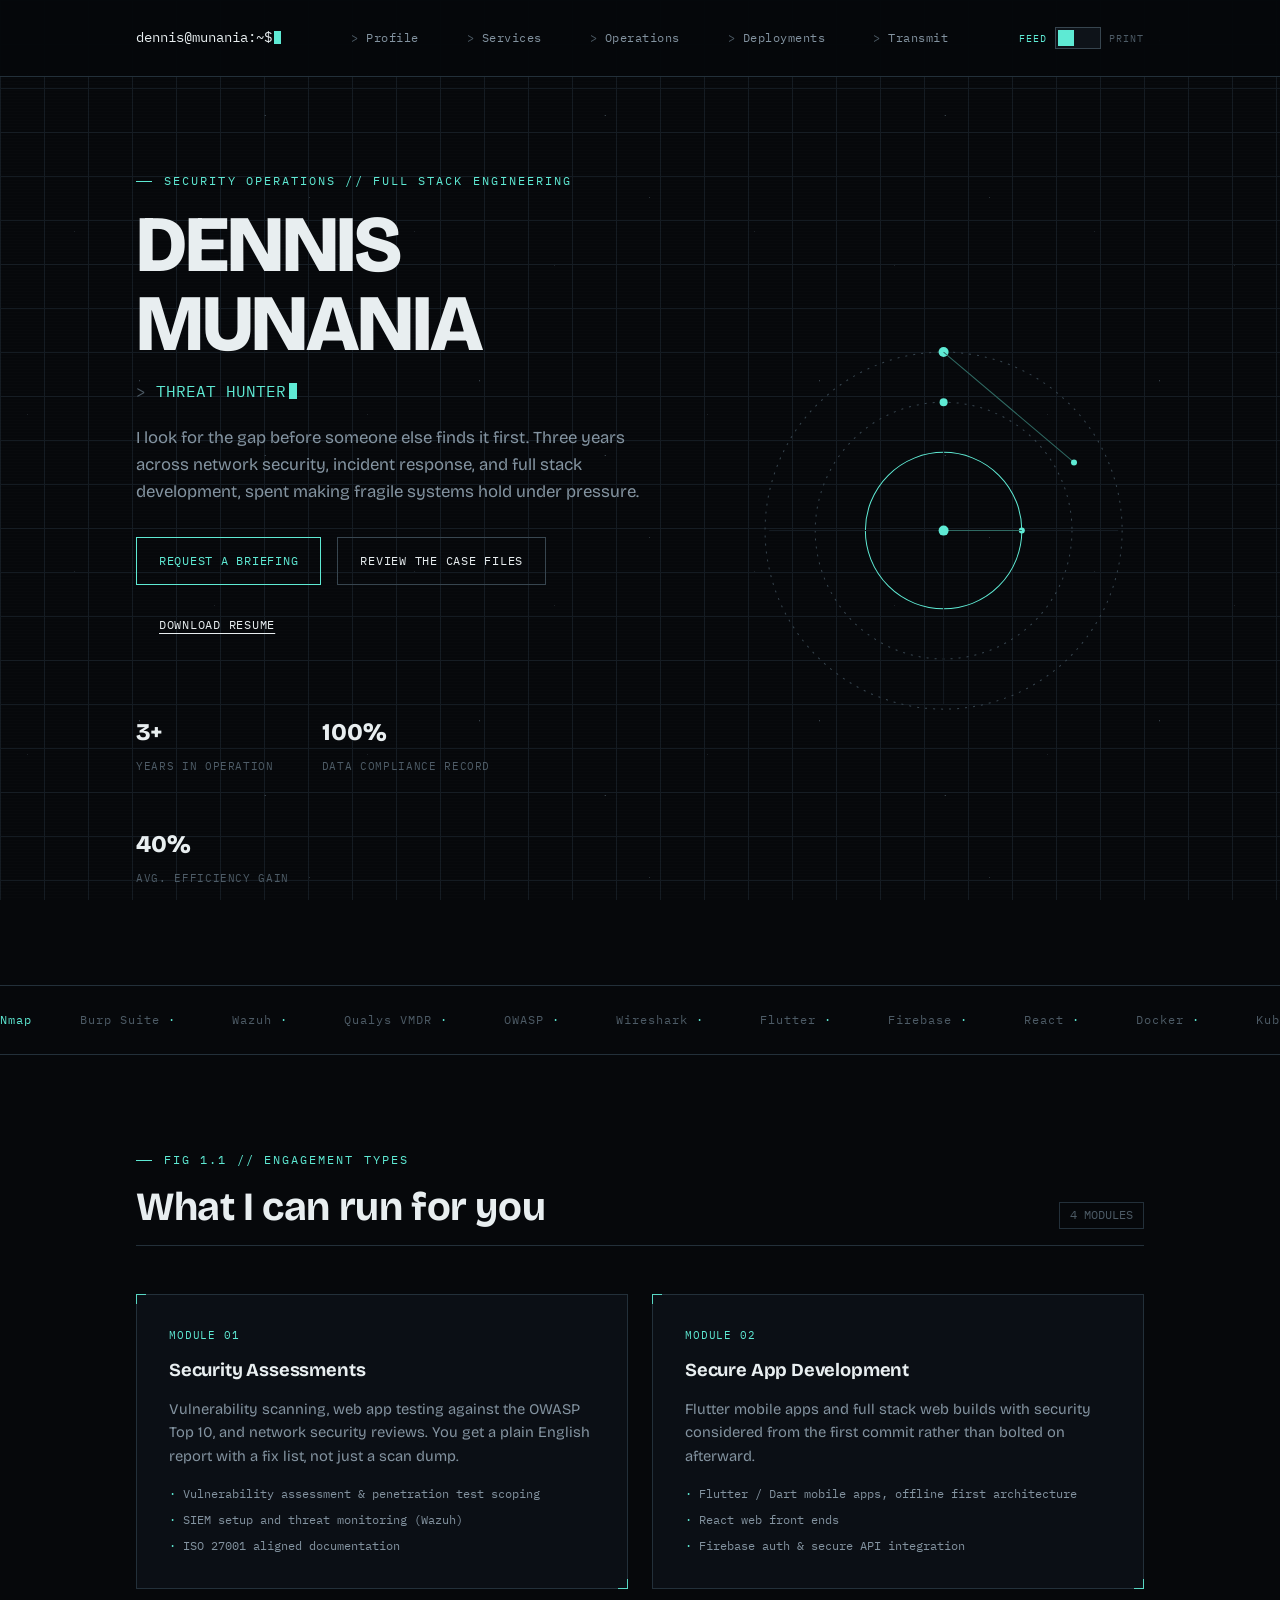
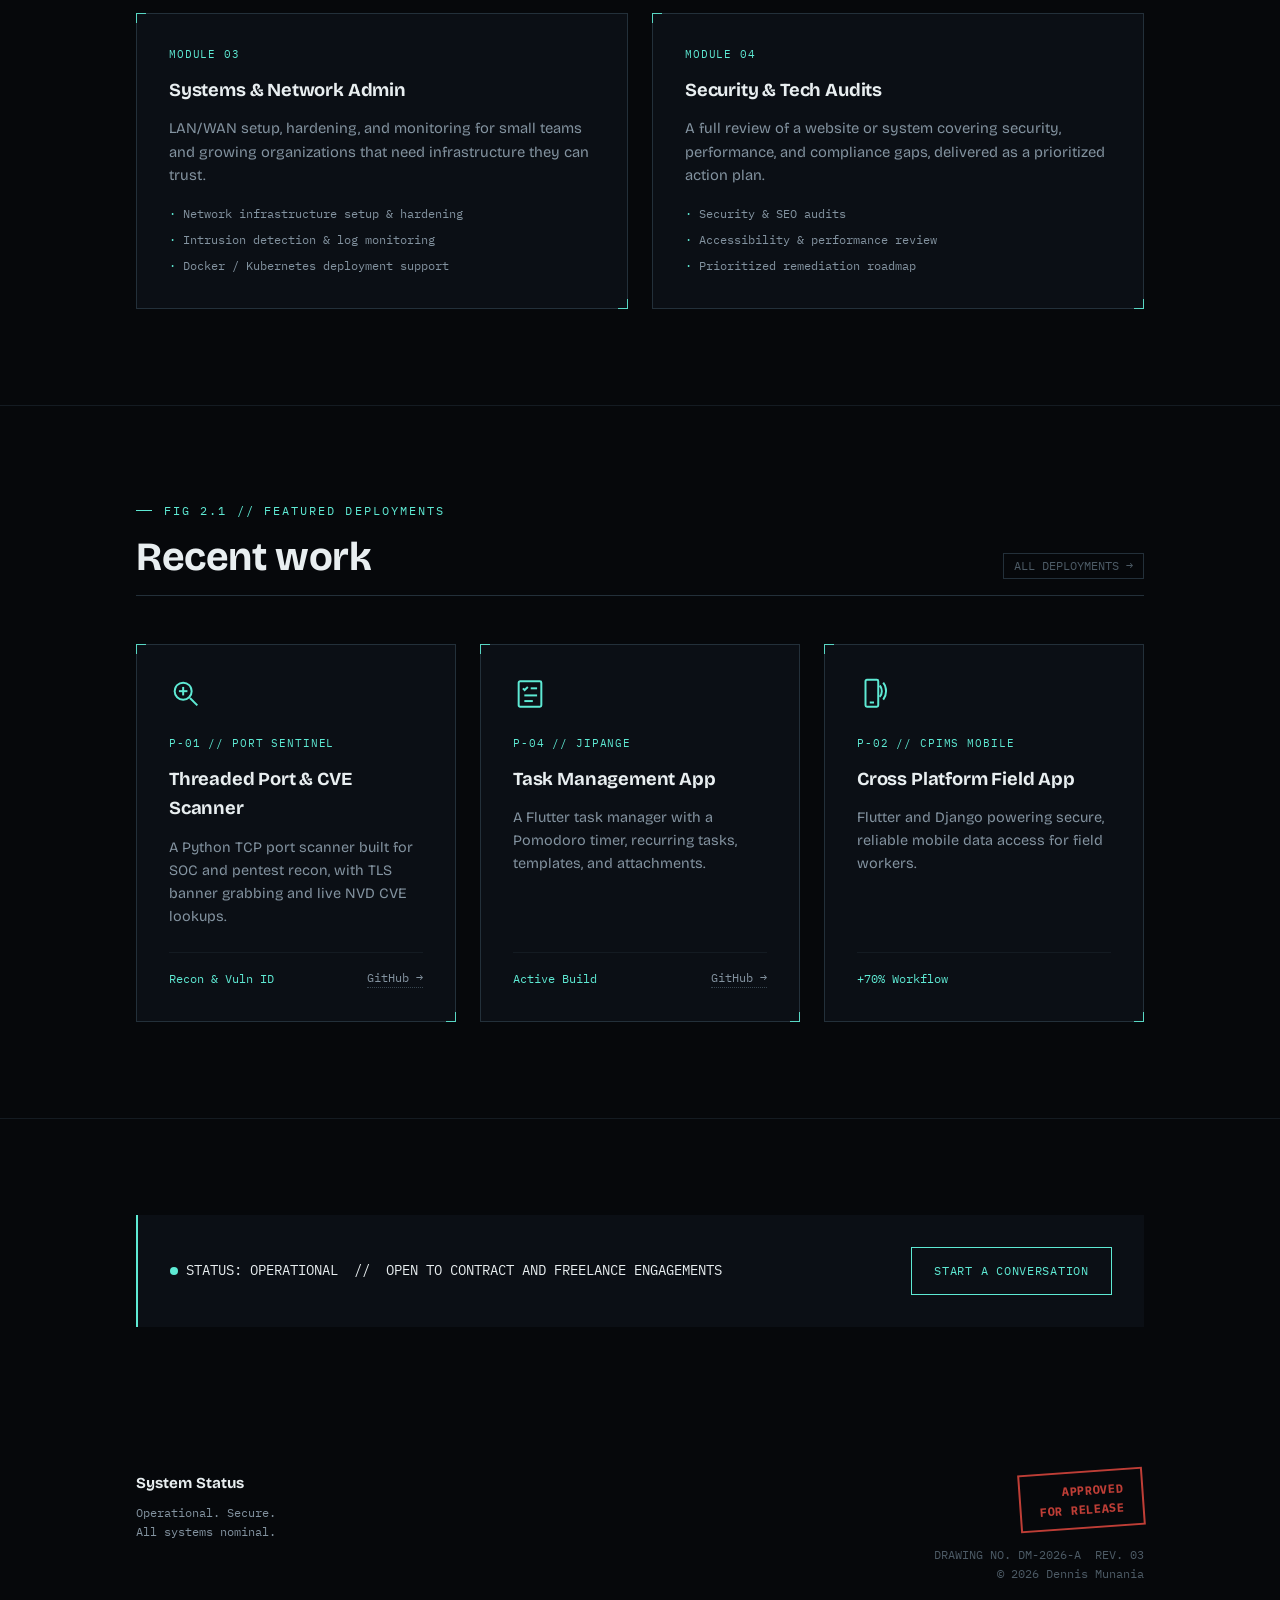
<file: index.html>
<!DOCTYPE html>
<html lang="en" data-theme="dark">
<head>
<meta charset="UTF-8">
<script>(function(){try{var t=localStorage.getItem("dm-theme");if(t)document.documentElement.setAttribute("data-theme",t);}catch(e){}})();</script>
<meta name="viewport" content="width=device-width, initial-scale=1.0">
<title>Dennis Munania | Security Analyst & Full Stack Developer</title>
<meta name="description" content="Dennis Munania. Cybersecurity analyst and Flutter / full stack developer based in Kenya. Security assessments, secure app development, and systems administration for hire.">
<link rel="preconnect" href="https://fonts.googleapis.com">
<link rel="preconnect" href="https://fonts.gstatic.com" crossorigin>
<link href="https://fonts.googleapis.com/css2?family=Bricolage+Grotesque:opsz,wght@12..96,400;12..96,500;12..96,600;12..96,700;12..96,800&family=IBM+Plex+Mono:wght@400;500;600&display=swap" rel="stylesheet">
<meta name="keywords" content="cybersecurity analyst Kenya, penetration testing Nairobi, Flutter developer Kenya, freelance security consultant, ethical hacker Kenya, network security Thika, ISO 27001 consultant Kenya, security audit Kenya, full stack developer Kenya, hire cybersecurity analyst">
<meta name="robots" content="index, follow, max-image-preview:large">
<meta name="author" content="Dennis Munania">
<meta name="copyright" content="Dennis Munania">
<meta http-equiv="Content-Language" content="en">
<link rel="canonical" href="https://dennis-munania-portfilio.vercel.app">
<link rel="icon" href="data:,">
<meta name="theme-color" content="#06080b">

<meta name="geo.region" content="KE-13">
<meta name="geo.placename" content="Thika, Kenya">
<meta name="geo.position" content="-1.0396;37.0900">
<meta name="ICBM" content="-1.0396, 37.0900">

<meta property="og:type" content="website">
<meta property="og:url" content="https://dennismunania.com/">
<meta property="og:title" content="Dennis Munania | Security Analyst & Full Stack Developer">
<meta property="og:description" content="Dennis Munania. Cybersecurity analyst and Flutter / full stack developer based in Kenya. Security assessments, secure app development, and systems administration for hire.">
<meta property="og:image" content="https://dennismunania.com/assets/og-image.jpg">
<meta property="og:image:width" content="1200">
<meta property="og:image:height" content="630">
<meta property="og:site_name" content="Dennis Munania">
<meta property="og:locale" content="en_US">

<meta name="twitter:card" content="summary_large_image">
<meta name="twitter:title" content="Dennis Munania | Security Analyst & Full Stack Developer">
<meta name="twitter:description" content="Dennis Munania. Cybersecurity analyst and Flutter / full stack developer based in Kenya. Security assessments, secure app development, and systems administration for hire.">
<meta name="twitter:image" content="https://dennismunania.com/assets/og-image.jpg">

<script type="application/ld+json">
{
  "@context": "https://schema.org",
  "@type": "Person",
  "@id": "https://dennismunania.com/#person",
  "name": "Dennis Munania",
  "url": "https://dennismunania.com/",
  "image": "https://dennismunania.com/assets/og-image.jpg",
  "jobTitle": "Cybersecurity Analyst & Full Stack Developer",
  "description": "Cybersecurity analyst and Flutter / full stack developer based in Kenya, offering security assessments, secure app development, and systems administration.",
  "email": "mailto:munaniadeno@gmail.com",
  "telephone": "+254791689129",
  "address": {
    "@type": "PostalAddress",
    "addressLocality": "Thika",
    "addressRegion": "Kiambu County",
    "addressCountry": "KE"
  },
  "sameAs": [
    "https://www.linkedin.com/in/dennis-munania/",
    "https://github.com/munania/"
  ],
  "knowsAbout": [
    "Cybersecurity",
    "Penetration Testing",
    "Vulnerability Assessment",
    "Network Security",
    "Incident Response",
    "SIEM",
    "Wazuh",
    "ISO 27001",
    "Flutter Development",
    "React",
    "Systems Administration"
  ],
  "alumniOf": {
    "@type": "CollegeOrUniversity",
    "name": "Masinde Muliro University of Science and Technology"
  },
  "makesOffer": [
    {
      "@type": "Offer",
      "itemOffered": {
        "@type": "Service",
        "name": "Security Assessments",
        "description": "Vulnerability scanning, OWASP Top 10 web app testing, and network security reviews."
      }
    },
    {
      "@type": "Offer",
      "itemOffered": {
        "@type": "Service",
        "name": "Secure App Development",
        "description": "Flutter mobile apps and full stack web builds with security considered from the first commit."
      }
    },
    {
      "@type": "Offer",
      "itemOffered": {
        "@type": "Service",
        "name": "Systems & Network Admin",
        "description": "LAN/WAN setup, hardening, and monitoring for small teams and growing organizations."
      }
    },
    {
      "@type": "Offer",
      "itemOffered": {
        "@type": "Service",
        "name": "Security & Tech Audits",
        "description": "Full review of a website or system covering security, performance, and compliance gaps."
      }
    }
  ]
}
</script>
<script type="application/ld+json">
{
  "@context": "https://schema.org",
  "@type": "WebSite",
  "@id": "https://dennismunania.com/#website",
  "name": "Dennis Munania | Security Analyst & Full Stack Developer",
  "url": "https://dennismunania.com/",
  "author": {
    "@id": "https://dennismunania.com/#person"
  },
  "inLanguage": "en"
}
</script>
<link rel="stylesheet" href="style.css">
</head>
<body data-page="home">
<div class="scan-layer" aria-hidden="true"></div>

<nav class="nav">
  <div class="wrap">
    <a href="index.html" class="nav-id mono">dennis@munania<span>:~$</span><span class="cursor"></span></a>
    <div class="nav-links">
      <a href="about.html">Profile</a>
      <a href="#services">Services</a>
      <a href="work.html">Operations</a>
      <a href="projects.html">Deployments</a>
      <a href="contact.html">Transmit</a>
    </div>
    <div class="nav-right">
      <div class="mode-switch">
        <span class="lbl-feed" data-active="true">FEED</span>
        <button type="button" data-theme-toggle aria-pressed="false" aria-label="Toggle between feed and print view"></button>
        <span class="lbl-print">PRINT</span>
      </div>
      <button type="button" class="nav-toggle" data-nav-toggle aria-label="Open menu"><span></span><span></span><span></span></button>
    </div>
  </div>
</nav>

<div class="mobile-panel" data-mobile-panel>
  <a href="about.html">Profile</a>
  <a href="#services">Services</a>
  <a href="work.html">Operations</a>
  <a href="projects.html">Deployments</a>
  <a href="contact.html">Transmit</a>
</div>

<main id="top">

  <!-- HERO -->
  <section class="hero" style="border-bottom:none;">
    <div class="wrap">
      <div class="hero-grid">
        <div>
          <p class="eyebrow">SECURITY OPERATIONS // FULL STACK ENGINEERING</p>
          <h1>DENNIS<br>MUNANIA</h1>
          <p class="mono hero-role" data-role-cycle data-roles="THREAT HUNTER|PENETRATION TESTER|FLUTTER ENGINEER|SYSTEMS ARCHITECT"></p>
          <p class="lead" style="margin-top:20px;">I look for the gap before someone else finds it first. Three years across network security, incident response, and full stack development, spent making fragile systems hold under pressure.</p>
          <div class="btn-row">
            <a href="contact.html" class="btn btn-primary">Request a Briefing</a>
            <a href="projects.html" class="btn btn-ghost">Review the Case Files</a>
            <a href="assets/Resume.pdf" download class="btn btn-ghost" style="border-color:transparent; text-decoration:underline; text-underline-offset:4px;">Download Resume</a>
          </div>
          <div class="hero-stats">
            <div class="stat"><b>3+</b><span>Years in Operation</span></div>
            <div class="stat"><b>100%</b><span>Data Compliance Record</span></div>
            <div class="stat"><b>40%</b><span>Avg. Efficiency Gain</span></div>
          </div>
        </div>
        <div class="orbit-wrap reveal" aria-hidden="true">
          <svg viewBox="0 0 400 400" role="img" aria-label="Orbital network diagram">
            <circle class="orbit-ring dashed" cx="200" cy="200" r="178"/>
            <circle class="orbit-ring dashed" cx="200" cy="200" r="128"/>
            <circle class="orbit-core" cx="200" cy="200" r="78"/>
            <line class="orbit-cross" x1="26" y1="200" x2="374" y2="200"/>
            <line class="orbit-cross" x1="200" y1="26" x2="200" y2="374"/>
            <g class="spin-slow-rev">
              <circle class="orbit-node" cx="200" cy="22" r="5"/>
              <line class="orbit-line" x1="200" y1="22" x2="330" y2="132"/>
              <circle class="orbit-node" cx="330" cy="132" r="3"/>
            </g>
            <g class="spin-mid">
              <circle class="orbit-node pulse" cx="200" cy="72" r="4"/>
            </g>
            <g class="spin-slow">
              <circle class="orbit-node" cx="278" cy="200" r="3"/>
              <line class="orbit-line" x1="278" y1="200" x2="200" y2="200"/>
            </g>
            <circle class="orbit-core-dot" cx="200" cy="200" r="5"/>
          </svg>
        </div>
      </div>
    </div>
  </section>

  <!-- MARQUEE -->
  <div class="marquee" style="border-top:1px solid var(--border);">
    <div class="marquee-track mono">
      <span><em>Nmap</em>Burp Suite<em>&nbsp;·&nbsp;</em>Wazuh<em>&nbsp;·&nbsp;</em>Qualys VMDR<em>&nbsp;·&nbsp;</em>OWASP<em>&nbsp;·&nbsp;</em>Wireshark<em>&nbsp;·&nbsp;</em>Flutter<em>&nbsp;·&nbsp;</em>Firebase<em>&nbsp;·&nbsp;</em>React<em>&nbsp;·&nbsp;</em>Docker<em>&nbsp;·&nbsp;</em>Kubernetes<em>&nbsp;·&nbsp;</em>ISO 27001</span>
      <span aria-hidden="true"><em>Nmap</em>Burp Suite<em>&nbsp;·&nbsp;</em>Wazuh<em>&nbsp;·&nbsp;</em>Qualys VMDR<em>&nbsp;·&nbsp;</em>OWASP<em>&nbsp;·&nbsp;</em>Wireshark<em>&nbsp;·&nbsp;</em>Flutter<em>&nbsp;·&nbsp;</em>Firebase<em>&nbsp;·&nbsp;</em>React<em>&nbsp;·&nbsp;</em>Docker<em>&nbsp;·&nbsp;</em>Kubernetes<em>&nbsp;·&nbsp;</em>ISO 27001</span>
    </div>
  </div>

  <!-- SERVICES -->
  <section id="services">
    <div class="wrap">
      <div class="section-head">
        <div>
          <p class="eyebrow">FIG 1.1 // ENGAGEMENT TYPES</p>
          <h2>What I can run for you</h2>
        </div>
        <span class="tag mono">4 MODULES</span>
      </div>
      <div class="grid-2">
        <div class="card frame reveal">
          <span class="card-id">MODULE 01</span>
          <h3>Security Assessments</h3>
          <p>Vulnerability scanning, web app testing against the OWASP Top 10, and network security reviews. You get a plain English report with a fix list, not just a scan dump.</p>
          <ul>
            <li>Vulnerability assessment & penetration test scoping</li>
            <li>SIEM setup and threat monitoring (Wazuh)</li>
            <li>ISO 27001 aligned documentation</li>
          </ul>
        </div>
        <div class="card frame reveal">
          <span class="card-id">MODULE 02</span>
          <h3>Secure App Development</h3>
          <p>Flutter mobile apps and full stack web builds with security considered from the first commit rather than bolted on afterward.</p>
          <ul>
            <li>Flutter / Dart mobile apps, offline first architecture</li>
            <li>React web front ends</li>
            <li>Firebase auth & secure API integration</li>
          </ul>
        </div>
        <div class="card frame reveal">
          <span class="card-id">MODULE 03</span>
          <h3>Systems & Network Admin</h3>
          <p>LAN/WAN setup, hardening, and monitoring for small teams and growing organizations that need infrastructure they can trust.</p>
          <ul>
            <li>Network infrastructure setup & hardening</li>
            <li>Intrusion detection & log monitoring</li>
            <li>Docker / Kubernetes deployment support</li>
          </ul>
        </div>
        <div class="card frame reveal">
          <span class="card-id">MODULE 04</span>
          <h3>Security & Tech Audits</h3>
          <p>A full review of a website or system covering security, performance, and compliance gaps, delivered as a prioritized action plan.</p>
          <ul>
            <li>Security & SEO audits</li>
            <li>Accessibility & performance review</li>
            <li>Prioritized remediation roadmap</li>
          </ul>
        </div>
      </div>
    </div>
  </section>

  <!-- FEATURED DEPLOYMENTS -->
  <section id="featured">
    <div class="wrap">
      <div class="section-head">
        <div>
          <p class="eyebrow">FIG 2.1 // FEATURED DEPLOYMENTS</p>
          <h2>Recent work</h2>
        </div>
        <a href="projects.html" class="tag mono">ALL DEPLOYMENTS &rarr;</a>
      </div>
      <div class="grid-3">
        <div class="case-card frame reveal">
          <div class="case-icon"><svg viewBox="0 0 24 24"><circle cx="10" cy="10" r="6"/><line x1="14.8" y1="14.8" x2="20" y2="20"/><line x1="7" y1="10" x2="13" y2="10"/><line x1="10" y1="7" x2="10" y2="13"/></svg></div>
          <span class="card-id">P-01 // PORT SENTINEL</span>
          <h3>Threaded Port & CVE Scanner</h3>
          <p>A Python TCP port scanner built for SOC and pentest recon, with TLS banner grabbing and live NVD CVE lookups.</p>
          <div class="case-foot"><span class="impact">Recon & Vuln ID</span><a href="https://github.com/munania" target="_blank" rel="noopener">GitHub &rarr;</a></div>
        </div>
        <div class="case-card frame reveal">
          <div class="case-icon"><svg viewBox="0 0 24 24"><rect x="4" y="3" width="16" height="18" rx="1"/><path d="M7 8l1.2 1.2L10.5 7"/><line x1="12.5" y1="8" x2="17" y2="8"/><line x1="8" y1="13" x2="17" y2="13"/><line x1="8" y1="17" x2="14" y2="17"/></svg></div>
          <span class="card-id">P-04 // JIPANGE</span>
          <h3>Task Management App</h3>
          <p>A Flutter task manager with a Pomodoro timer, recurring tasks, templates, and attachments.</p>
          <div class="case-foot"><span class="impact">Active Build</span><a href="https://github.com/munania/Jipange" target="_blank" rel="noopener">GitHub &rarr;</a></div>
        </div>
        <div class="case-card frame reveal">
          <div class="case-icon"><svg viewBox="0 0 24 24"><rect x="6" y="2" width="9" height="19" rx="1"/><line x1="9" y1="18" x2="12" y2="18"/><path d="M16 6a6 6 0 0 1 0 8"/><path d="M18.5 4a10 10 0 0 1 0 12"/></svg></div>
          <span class="card-id">P-02 // CPIMS MOBILE</span>
          <h3>Cross Platform Field App</h3>
          <p>Flutter and Django powering secure, reliable mobile data access for field workers.</p>
          <div class="case-foot"><span class="impact">+70% Workflow</span></div>
        </div>
      </div>
    </div>
  </section>

  <!-- STATUS -->
  <section>
    <div class="wrap">
      <div class="status-banner reveal">
        <div class="status-txt mono"><span class="dot"></span>STATUS: OPERATIONAL &nbsp;//&nbsp; OPEN TO CONTRACT AND FREELANCE ENGAGEMENTS</div>
        <a href="contact.html" class="btn btn-primary">Start a Conversation</a>
      </div>
    </div>
  </section>

</main>

<footer>
  <div class="wrap" style="width:100%; display:flex; justify-content:space-between; flex-wrap:wrap; gap:var(--s5);">
    <div class="f-col">
      <p style="font-weight:700; font-family:var(--font-display); font-size:0.95rem; color:var(--ink); margin-bottom:8px;">System Status</p>
      <p>Operational. Secure.<br>All systems nominal.</p>
    </div>
    <div class="f-col" style="text-align:right;">
      <span class="stamp">APPROVED<br>FOR RELEASE</span>
      <p class="rev">DRAWING NO. DM-2026-A &nbsp;REV. 03<br>&copy; <span data-year></span> Dennis Munania</p>
    </div>
  </div>
</footer>

<script src="script.js"></script>
</body>
</html>
</file>
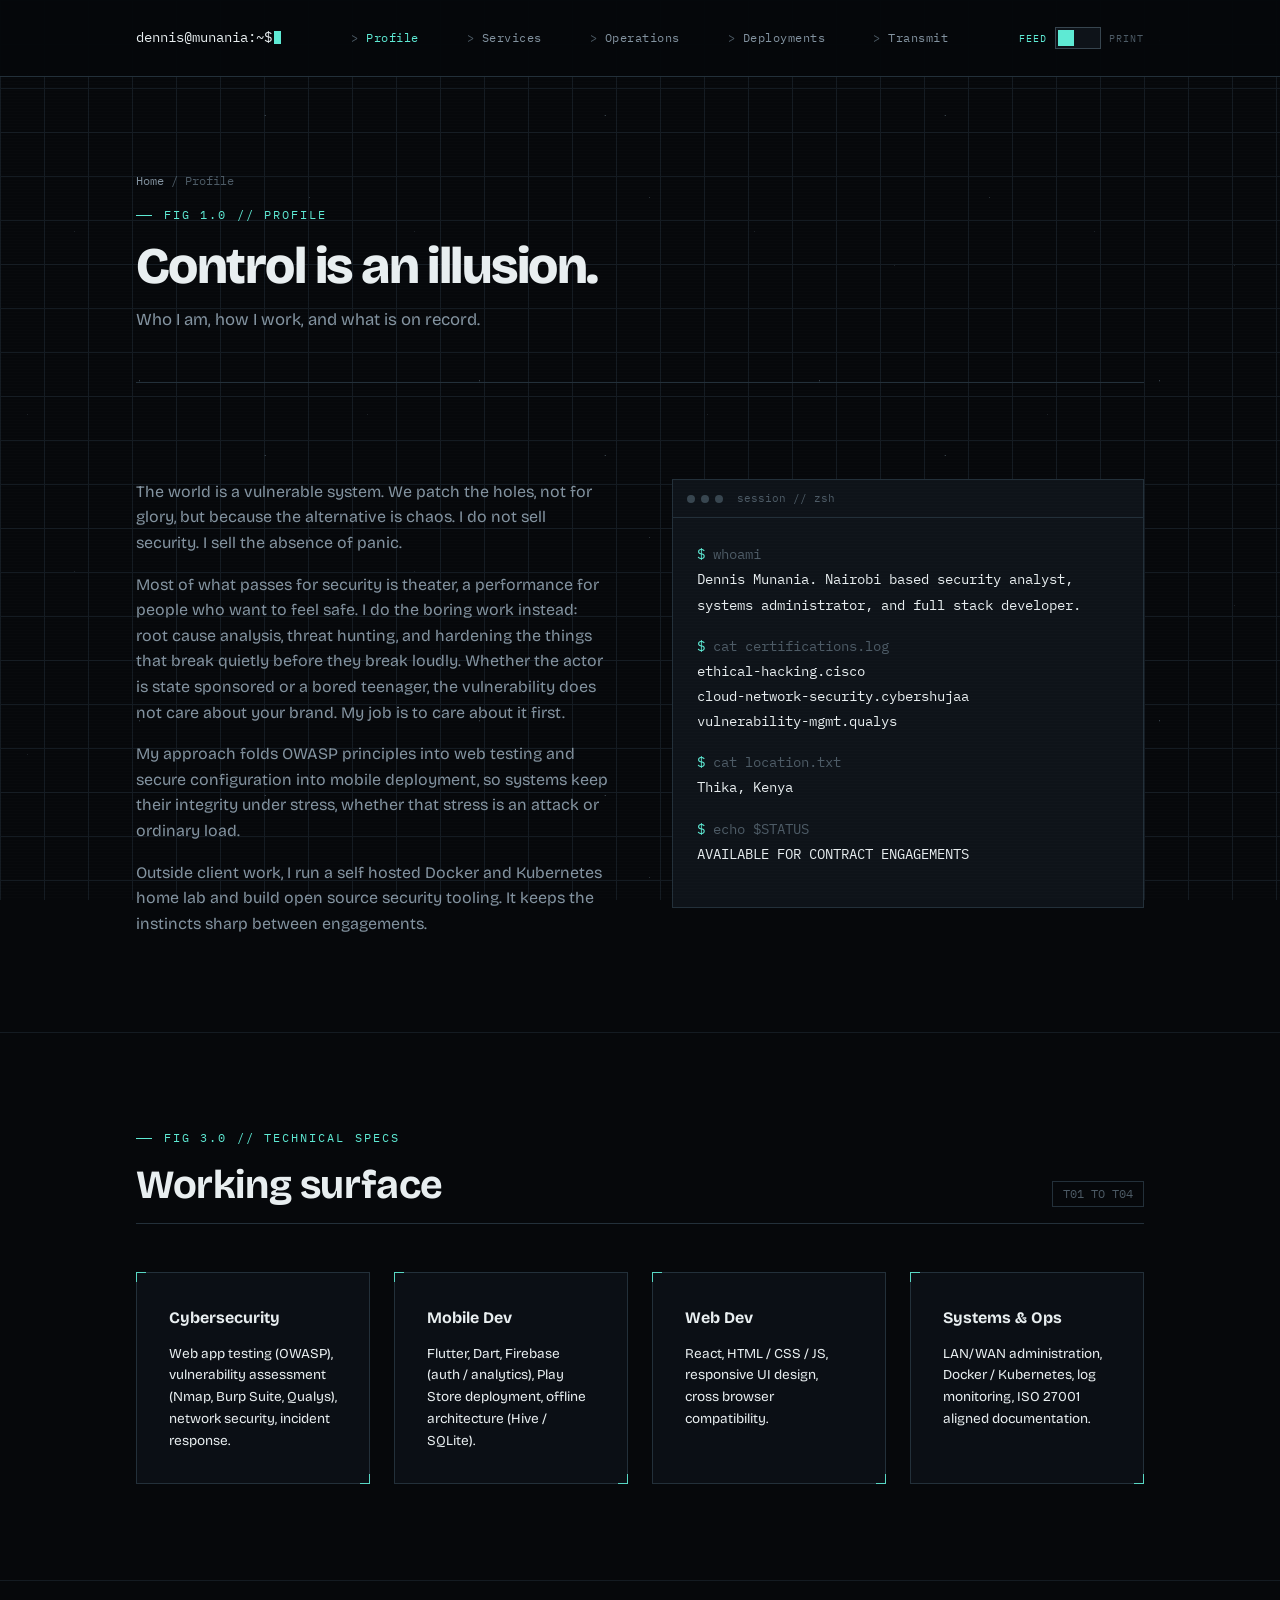
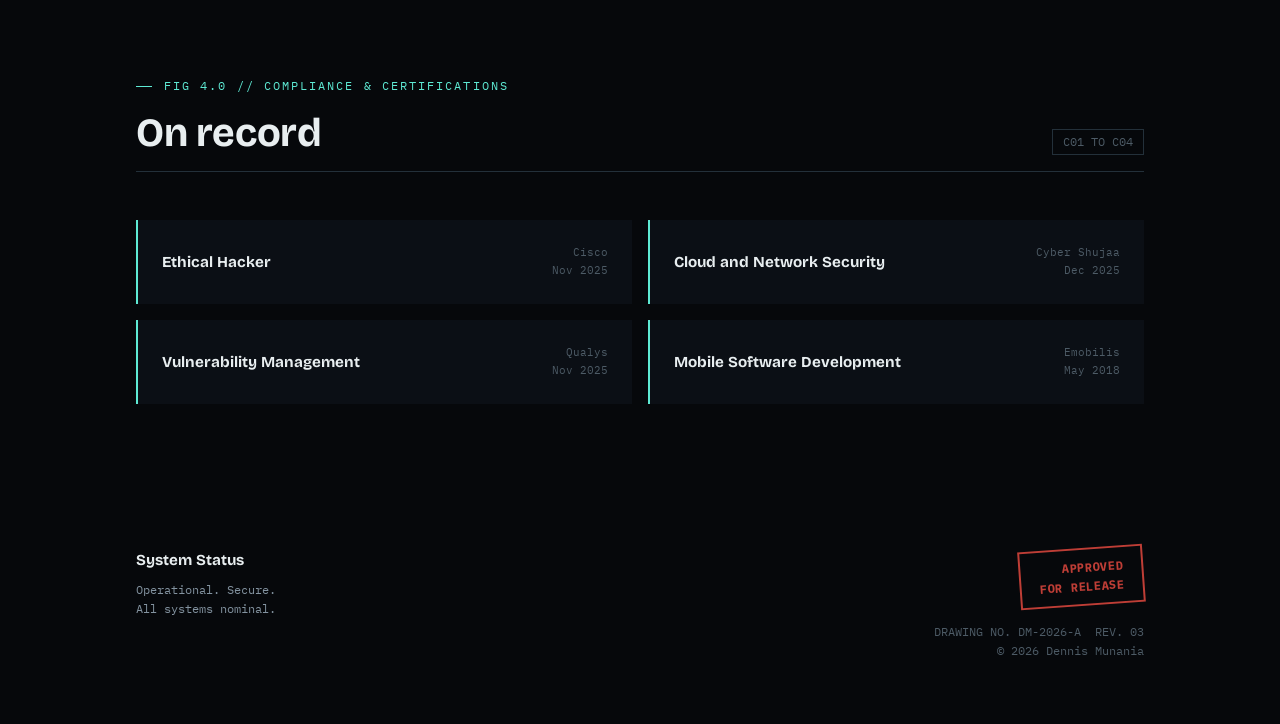
<file: about.html>
<!DOCTYPE html>
<html lang="en" data-theme="dark">
<head>
<meta charset="UTF-8">
<script>(function(){try{var t=localStorage.getItem("dm-theme");if(t)document.documentElement.setAttribute("data-theme",t);}catch(e){}})();</script>
<meta name="viewport" content="width=device-width, initial-scale=1.0">
<title>Profile | Dennis Munania</title>
<meta name="description" content="Dennis Munania's profile: background, working philosophy, technical specs and certifications.">
<link rel="preconnect" href="https://fonts.googleapis.com">
<link rel="preconnect" href="https://fonts.gstatic.com" crossorigin>
<link href="https://fonts.googleapis.com/css2?family=Bricolage+Grotesque:opsz,wght@12..96,400;12..96,500;12..96,600;12..96,700;12..96,800&family=IBM+Plex+Mono:wght@400;500;600&display=swap" rel="stylesheet">
<meta name="keywords" content="Dennis Munania profile, cybersecurity analyst bio, CEH ethical hacker Cisco, Qualys VMDR certified, Flutter developer Nairobi, ISO 27001 Kenya">
<meta name="robots" content="index, follow, max-image-preview:large">
<meta name="author" content="Dennis Munania">
<meta name="copyright" content="Dennis Munania">
<meta http-equiv="Content-Language" content="en">
<link rel="canonical" href="https://dennis-munania-portfilio.vercel.app/about.html">
<link rel="icon" href="data:,">
<meta name="theme-color" content="#06080b">

<meta name="geo.region" content="KE-13">
<meta name="geo.placename" content="Thika, Kenya">
<meta name="geo.position" content="-1.0396;37.0900">
<meta name="ICBM" content="-1.0396, 37.0900">

<meta property="og:type" content="website">
<meta property="og:url" content="https://dennismunania.com/about.html">
<meta property="og:title" content="Profile | Dennis Munania">
<meta property="og:description" content="Dennis Munania's profile: background, working philosophy, technical specs and certifications.">
<meta property="og:image" content="https://dennismunania.com/assets/og-image.jpg">
<meta property="og:image:width" content="1200">
<meta property="og:image:height" content="630">
<meta property="og:site_name" content="Dennis Munania">
<meta property="og:locale" content="en_US">

<meta name="twitter:card" content="summary_large_image">
<meta name="twitter:title" content="Profile | Dennis Munania">
<meta name="twitter:description" content="Dennis Munania's profile: background, working philosophy, technical specs and certifications.">
<meta name="twitter:image" content="https://dennismunania.com/assets/og-image.jpg">

<script type="application/ld+json">
{
  "@context": "https://schema.org",
  "@type": "Person",
  "@id": "https://dennismunania.com/#person",
  "name": "Dennis Munania",
  "url": "https://dennismunania.com/",
  "image": "https://dennismunania.com/assets/og-image.jpg",
  "jobTitle": "Cybersecurity Analyst & Full Stack Developer",
  "description": "Cybersecurity analyst and Flutter / full stack developer based in Kenya, offering security assessments, secure app development, and systems administration.",
  "email": "mailto:munaniadeno@gmail.com",
  "telephone": "+254791689129",
  "address": {
    "@type": "PostalAddress",
    "addressLocality": "Thika",
    "addressRegion": "Kiambu County",
    "addressCountry": "KE"
  },
  "sameAs": [
    "https://www.linkedin.com/in/dennis-munania/",
    "https://github.com/munania/"
  ],
  "knowsAbout": [
    "Cybersecurity",
    "Penetration Testing",
    "Vulnerability Assessment",
    "Network Security",
    "Incident Response",
    "SIEM",
    "Wazuh",
    "ISO 27001",
    "Flutter Development",
    "React",
    "Systems Administration"
  ],
  "alumniOf": {
    "@type": "CollegeOrUniversity",
    "name": "Masinde Muliro University of Science and Technology"
  }
}
</script>
<script type="application/ld+json">
{
  "@context": "https://schema.org",
  "@type": "BreadcrumbList",
  "itemListElement": [
    {
      "@type": "ListItem",
      "position": 1,
      "name": "Home",
      "item": "https://dennismunania.com/"
    },
    {
      "@type": "ListItem",
      "position": 2,
      "name": "Profile",
      "item": "https://dennismunania.com/about.html"
    }
  ]
}
</script>
<link rel="stylesheet" href="style.css">
</head>
<body data-page="about">
<div class="scan-layer" aria-hidden="true"></div>

<nav class="nav">
  <div class="wrap">
    <a href="index.html" class="nav-id mono">dennis@munania<span>:~$</span><span class="cursor"></span></a>
    <div class="nav-links">
      <a href="about.html" aria-current="page">Profile</a>
      <a href="index.html#services">Services</a>
      <a href="work.html">Operations</a>
      <a href="projects.html">Deployments</a>
      <a href="contact.html">Transmit</a>
    </div>
    <div class="nav-right">
      <div class="mode-switch">
        <span class="lbl-feed" data-active="true">FEED</span>
        <button type="button" data-theme-toggle aria-pressed="false" aria-label="Toggle between feed and print view"></button>
        <span class="lbl-print">PRINT</span>
      </div>
      <button type="button" class="nav-toggle" data-nav-toggle aria-label="Open menu"><span></span><span></span><span></span></button>
    </div>
  </div>
</nav>

<div class="mobile-panel" data-mobile-panel>
  <a href="about.html">Profile</a>
  <a href="index.html#services">Services</a>
  <a href="work.html">Operations</a>
  <a href="projects.html">Deployments</a>
  <a href="contact.html">Transmit</a>
</div>

<main>

  <div class="wrap">
    <div class="page-head">
      <div class="breadcrumb"><a href="index.html">Home</a> / Profile</div>
      <p class="eyebrow">FIG 1.0 // PROFILE</p>
      <h1>Control is an illusion.</h1>
      <p class="lead">Who I am, how I work, and what is on record.</p>
    </div>
  </div>

  <!-- PROFILE -->
  <section>
    <div class="wrap">
      <div class="split">
        <div class="reveal">
          <p>The world is a vulnerable system. We patch the holes, not for glory, but because the alternative is chaos. I do not sell security. I sell the absence of panic.</p>
          <p>Most of what passes for security is theater, a performance for people who want to feel safe. I do the boring work instead: root cause analysis, threat hunting, and hardening the things that break quietly before they break loudly. Whether the actor is state sponsored or a bored teenager, the vulnerability does not care about your brand. My job is to care about it first.</p>
          <p>My approach folds OWASP principles into web testing and secure configuration into mobile deployment, so systems keep their integrity under stress, whether that stress is an attack or ordinary load.</p>
          <p>Outside client work, I run a self hosted Docker and Kubernetes home lab and build open source security tooling. It keeps the instincts sharp between engagements.</p>
        </div>
        <div class="terminal reveal">
          <div class="term-bar"><i></i><i></i><i></i><span>session // zsh</span></div>
          <div class="term-body">
            <div class="cmd">whoami</div>
            <div class="out">Dennis Munania. Nairobi based security analyst, systems administrator, and full stack developer.</div>
            <div class="cmd">cat certifications.log</div>
            <div class="out">ethical-hacking.cisco&#10;cloud-network-security.cybershujaa&#10;vulnerability-mgmt.qualys</div>
            <div class="cmd">cat location.txt</div>
            <div class="out">Thika, Kenya</div>
            <div class="cmd">echo $STATUS</div>
            <div class="out">AVAILABLE FOR CONTRACT ENGAGEMENTS</div>
          </div>
        </div>
      </div>
    </div>
  </section>

  <!-- SKILLS -->
  <section id="skills">
    <div class="wrap">
      <div class="section-head">
        <div>
          <p class="eyebrow">FIG 3.0 // TECHNICAL SPECS</p>
          <h2>Working surface</h2>
        </div>
        <span class="tag mono">T01 TO T04</span>
      </div>
      <div class="grid-2" style="grid-template-columns:repeat(4,1fr);">
        <div class="spec-box frame reveal">
          <div class="name">Cybersecurity</div>
          <div class="desc">Web app testing (OWASP), vulnerability assessment (Nmap, Burp Suite, Qualys), network security, incident response.</div>
        </div>
        <div class="spec-box frame reveal">
          <div class="name">Mobile Dev</div>
          <div class="desc">Flutter, Dart, Firebase (auth / analytics), Play Store deployment, offline architecture (Hive / SQLite).</div>
        </div>
        <div class="spec-box frame reveal">
          <div class="name">Web Dev</div>
          <div class="desc">React, HTML / CSS / JS, responsive UI design, cross browser compatibility.</div>
        </div>
        <div class="spec-box frame reveal">
          <div class="name">Systems & Ops</div>
          <div class="desc">LAN/WAN administration, Docker / Kubernetes, log monitoring, ISO 27001 aligned documentation.</div>
        </div>
      </div>
    </div>
  </section>

  <!-- CERTIFICATIONS -->
  <section>
    <div class="wrap">
      <div class="section-head">
        <div>
          <p class="eyebrow">FIG 4.0 // COMPLIANCE & CERTIFICATIONS</p>
          <h2>On record</h2>
        </div>
        <span class="tag mono">C01 TO C04</span>
      </div>
      <div class="cert-grid">
        <div class="cert-card reveal"><span class="cert-title">Ethical Hacker</span><span class="cert-meta">Cisco<br>Nov 2025</span></div>
        <div class="cert-card reveal"><span class="cert-title">Cloud and Network Security</span><span class="cert-meta">Cyber Shujaa<br>Dec 2025</span></div>
        <div class="cert-card reveal"><span class="cert-title">Vulnerability Management</span><span class="cert-meta">Qualys<br>Nov 2025</span></div>
        <div class="cert-card reveal"><span class="cert-title">Mobile Software Development</span><span class="cert-meta">Emobilis<br>May 2018</span></div>
      </div>
    </div>
  </section>

</main>

<footer>
  <div class="wrap" style="width:100%; display:flex; justify-content:space-between; flex-wrap:wrap; gap:var(--s5);">
    <div class="f-col">
      <p style="font-weight:700; font-family:var(--font-display); font-size:0.95rem; color:var(--ink); margin-bottom:8px;">System Status</p>
      <p>Operational. Secure.<br>All systems nominal.</p>
    </div>
    <div class="f-col" style="text-align:right;">
      <span class="stamp">APPROVED<br>FOR RELEASE</span>
      <p class="rev">DRAWING NO. DM-2026-A &nbsp;REV. 03<br>&copy; <span data-year></span> Dennis Munania</p>
    </div>
  </div>
</footer>

<script src="script.js"></script>
</body>
</html>
</file>
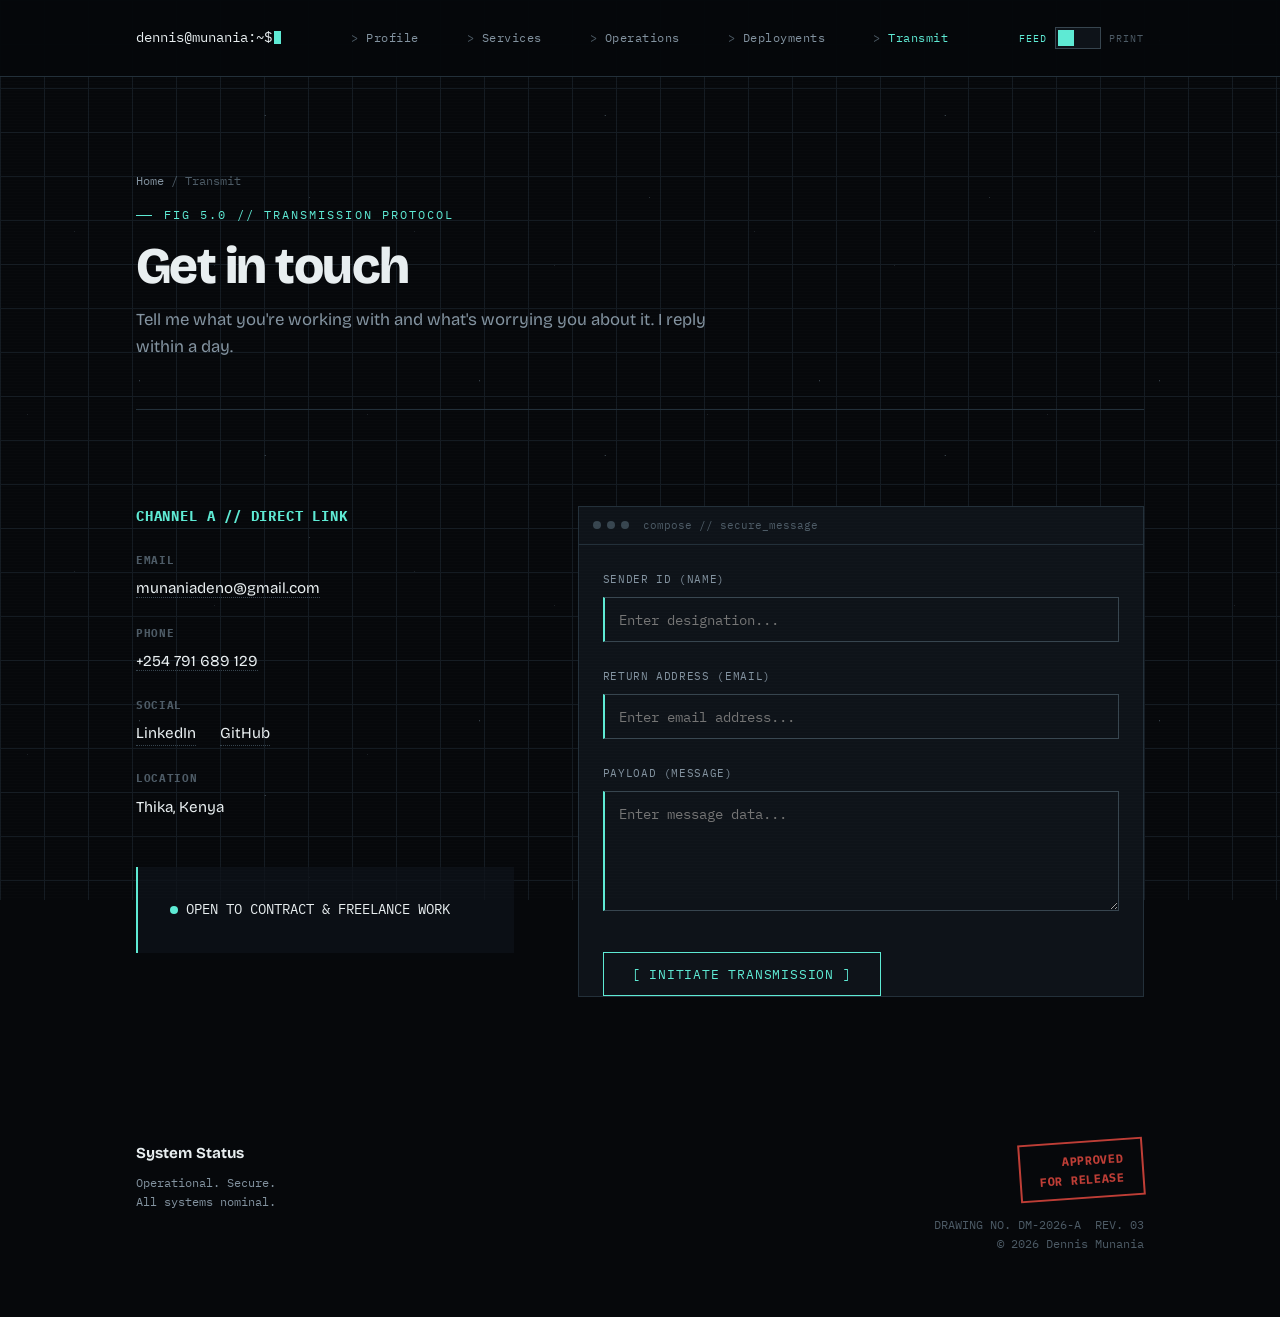
<file: contact.html>
<!DOCTYPE html>
<html lang="en" data-theme="dark">
<head>
<meta charset="UTF-8">
<script>(function(){try{var t=localStorage.getItem("dm-theme");if(t)document.documentElement.setAttribute("data-theme",t);}catch(e){}})();</script>
<meta name="viewport" content="width=device-width, initial-scale=1.0">
<title>Transmit | Dennis Munania</title>
<meta name="description" content="Get in touch with Dennis Munania for security assessments, secure app development, or systems administration work.">
<link rel="preconnect" href="https://fonts.googleapis.com">
<link rel="preconnect" href="https://fonts.gstatic.com" crossorigin>
<link href="https://fonts.googleapis.com/css2?family=Bricolage+Grotesque:opsz,wght@12..96,400;12..96,500;12..96,600;12..96,700;12..96,800&family=IBM+Plex+Mono:wght@400;500;600&display=swap" rel="stylesheet">
<meta name="keywords" content="hire cybersecurity analyst Kenya, hire Flutter developer Kenya, freelance penetration tester contact, Dennis Munania contact">
<meta name="robots" content="index, follow, max-image-preview:large">
<meta name="author" content="Dennis Munania">
<meta name="copyright" content="Dennis Munania">
<meta http-equiv="Content-Language" content="en">
<link rel="canonical" href="https://dennis-munania-portfilio.vercel.app/contact.html">
<link rel="icon" href="data:,">
<meta name="theme-color" content="#06080b">

<meta name="geo.region" content="KE-13">
<meta name="geo.placename" content="Thika, Kenya">
<meta name="geo.position" content="-1.0396;37.0900">
<meta name="ICBM" content="-1.0396, 37.0900">

<meta property="og:type" content="website">
<meta property="og:url" content="https://dennismunania.com/contact.html">
<meta property="og:title" content="Transmit | Dennis Munania">
<meta property="og:description" content="Get in touch with Dennis Munania for security assessments, secure app development, or systems administration work.">
<meta property="og:image" content="https://dennismunania.com/assets/og-image.jpg">
<meta property="og:image:width" content="1200">
<meta property="og:image:height" content="630">
<meta property="og:site_name" content="Dennis Munania">
<meta property="og:locale" content="en_US">

<meta name="twitter:card" content="summary_large_image">
<meta name="twitter:title" content="Transmit | Dennis Munania">
<meta name="twitter:description" content="Get in touch with Dennis Munania for security assessments, secure app development, or systems administration work.">
<meta name="twitter:image" content="https://dennismunania.com/assets/og-image.jpg">

<script type="application/ld+json">
{
  "@context": "https://schema.org",
  "@type": "Person",
  "@id": "https://dennismunania.com/#person",
  "name": "Dennis Munania",
  "url": "https://dennismunania.com/",
  "image": "https://dennismunania.com/assets/og-image.jpg",
  "jobTitle": "Cybersecurity Analyst & Full Stack Developer",
  "description": "Cybersecurity analyst and Flutter / full stack developer based in Kenya, offering security assessments, secure app development, and systems administration.",
  "email": "mailto:munaniadeno@gmail.com",
  "telephone": "+254791689129",
  "address": {
    "@type": "PostalAddress",
    "addressLocality": "Thika",
    "addressRegion": "Kiambu County",
    "addressCountry": "KE"
  },
  "sameAs": [
    "https://www.linkedin.com/in/dennis-munania/",
    "https://github.com/munania/"
  ],
  "knowsAbout": [
    "Cybersecurity",
    "Penetration Testing",
    "Vulnerability Assessment",
    "Network Security",
    "Incident Response",
    "SIEM",
    "Wazuh",
    "ISO 27001",
    "Flutter Development",
    "React",
    "Systems Administration"
  ],
  "alumniOf": {
    "@type": "CollegeOrUniversity",
    "name": "Masinde Muliro University of Science and Technology"
  }
}
</script>
<script type="application/ld+json">
{
  "@context": "https://schema.org",
  "@type": "BreadcrumbList",
  "itemListElement": [
    {
      "@type": "ListItem",
      "position": 1,
      "name": "Home",
      "item": "https://dennismunania.com/"
    },
    {
      "@type": "ListItem",
      "position": 2,
      "name": "Transmit",
      "item": "https://dennismunania.com/contact.html"
    }
  ]
}
</script>
<link rel="stylesheet" href="style.css">
</head>
<body data-page="contact">
<div class="scan-layer" aria-hidden="true"></div>

<nav class="nav">
  <div class="wrap">
    <a href="index.html" class="nav-id mono">dennis@munania<span>:~$</span><span class="cursor"></span></a>
    <div class="nav-links">
      <a href="about.html">Profile</a>
      <a href="index.html#services">Services</a>
      <a href="work.html">Operations</a>
      <a href="projects.html">Deployments</a>
      <a href="contact.html" aria-current="page">Transmit</a>
    </div>
    <div class="nav-right">
      <div class="mode-switch">
        <span class="lbl-feed" data-active="true">FEED</span>
        <button type="button" data-theme-toggle aria-pressed="false" aria-label="Toggle between feed and print view"></button>
        <span class="lbl-print">PRINT</span>
      </div>
      <button type="button" class="nav-toggle" data-nav-toggle aria-label="Open menu"><span></span><span></span><span></span></button>
    </div>
  </div>
</nav>

<div class="mobile-panel" data-mobile-panel>
  <a href="about.html">Profile</a>
  <a href="index.html#services">Services</a>
  <a href="work.html">Operations</a>
  <a href="projects.html">Deployments</a>
  <a href="contact.html">Transmit</a>
</div>

<main>

  <div class="wrap">
    <div class="page-head">
      <div class="breadcrumb"><a href="index.html">Home</a> / Transmit</div>
      <p class="eyebrow">FIG 5.0 // TRANSMISSION PROTOCOL</p>
      <h1>Get in touch</h1>
      <p class="lead">Tell me what you're working with and what's worrying you about it. I reply within a day.</p>
    </div>
  </div>

  <section>
    <div class="wrap">
      <div class="contact-grid">
        <div class="reveal">
          <h3 style="margin-bottom:var(--s5); font-family:var(--font-mono); color:var(--signal); font-size:0.85rem; letter-spacing:0.06em; text-transform:uppercase;">Channel A // Direct Link</h3>
          <div class="contact-item"><strong>Email</strong><a href="mailto:munaniadeno@gmail.com">munaniadeno@gmail.com</a></div>
          <div class="contact-item"><strong>Phone</strong><a href="tel:+254791689129">+254 791 689 129</a></div>
          <div class="contact-item"><strong>Social</strong>
            <div class="social-row">
              <a href="https://www.linkedin.com/in/dennis-munania/" target="_blank" rel="noopener">LinkedIn</a>
              <a href="https://github.com/munania/" target="_blank" rel="noopener">GitHub</a>
            </div>
          </div>
          <div class="contact-item"><strong>Location</strong><span>Thika, Kenya</span></div>
          <div class="status-banner reveal" style="margin-top:var(--s7);">
            <div class="status-txt mono"><span class="dot"></span>OPEN TO CONTRACT & FREELANCE WORK</div>
          </div>
        </div>
        <div class="terminal reveal">
          <div class="term-bar"><i></i><i></i><i></i><span>compose // secure_message</span></div>
          <div class="term-body" style="padding-bottom:0;">
            <form action="https://formspree.io/f/mreeepve" method="POST">
              <input type="hidden" name="_subject" value="New Transmission from Portfolio">
              <div class="form-group">
                <label class="form-label">Sender ID (Name)</label>
                <input type="text" class="form-input" name="name" required placeholder="Enter designation...">
              </div>
              <div class="form-group">
                <label class="form-label">Return Address (Email)</label>
                <input type="email" class="form-input" name="_replyto" required placeholder="Enter email address...">
              </div>
              <div class="form-group">
                <label class="form-label">Payload (Message)</label>
                <textarea class="form-textarea" name="message" required placeholder="Enter message data..."></textarea>
              </div>
              <button type="submit" class="submit-btn">[ Initiate Transmission ]</button>
            </form>
          </div>
        </div>
      </div>
    </div>
  </section>

</main>

<footer>
  <div class="wrap" style="width:100%; display:flex; justify-content:space-between; flex-wrap:wrap; gap:var(--s5);">
    <div class="f-col">
      <p style="font-weight:700; font-family:var(--font-display); font-size:0.95rem; color:var(--ink); margin-bottom:8px;">System Status</p>
      <p>Operational. Secure.<br>All systems nominal.</p>
    </div>
    <div class="f-col" style="text-align:right;">
      <span class="stamp">APPROVED<br>FOR RELEASE</span>
      <p class="rev">DRAWING NO. DM-2026-A &nbsp;REV. 03<br>&copy; <span data-year></span> Dennis Munania</p>
    </div>
  </div>
</footer>

<script src="script.js"></script>
</body>
</html>
</file>
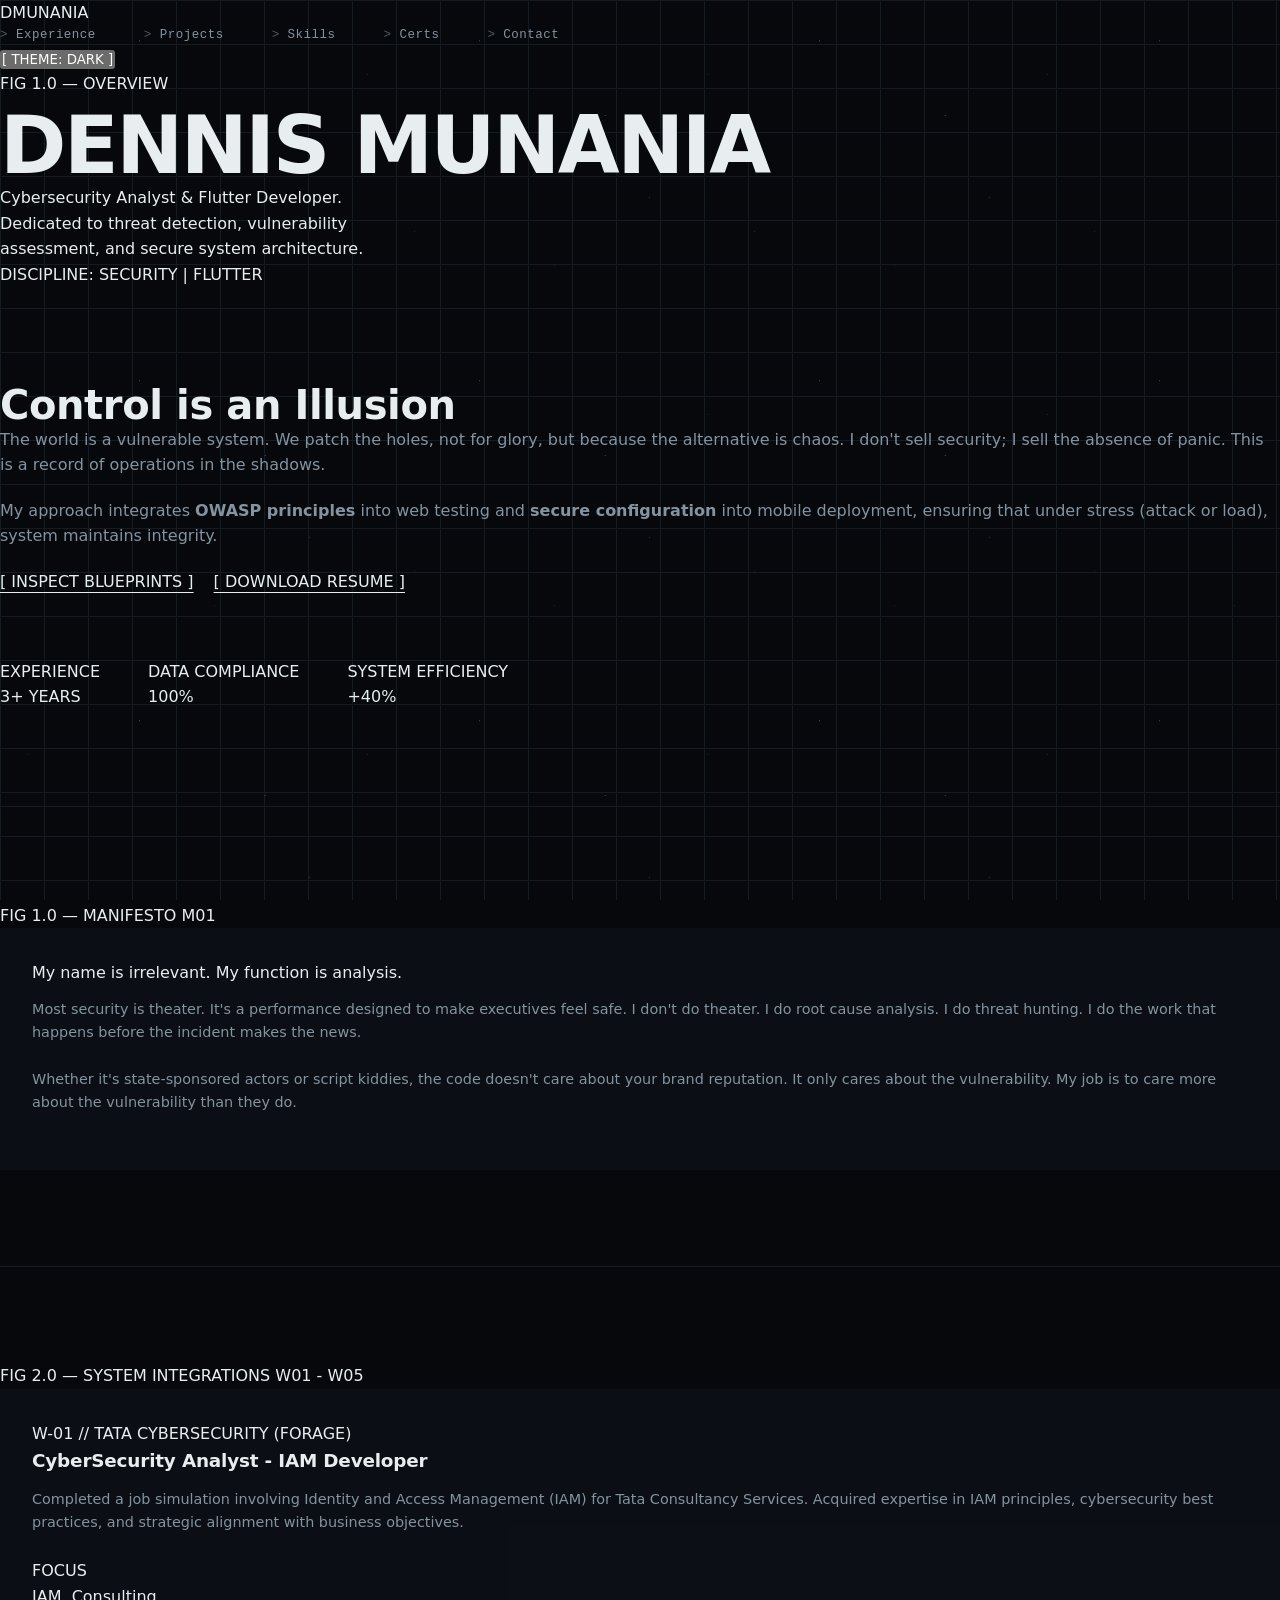
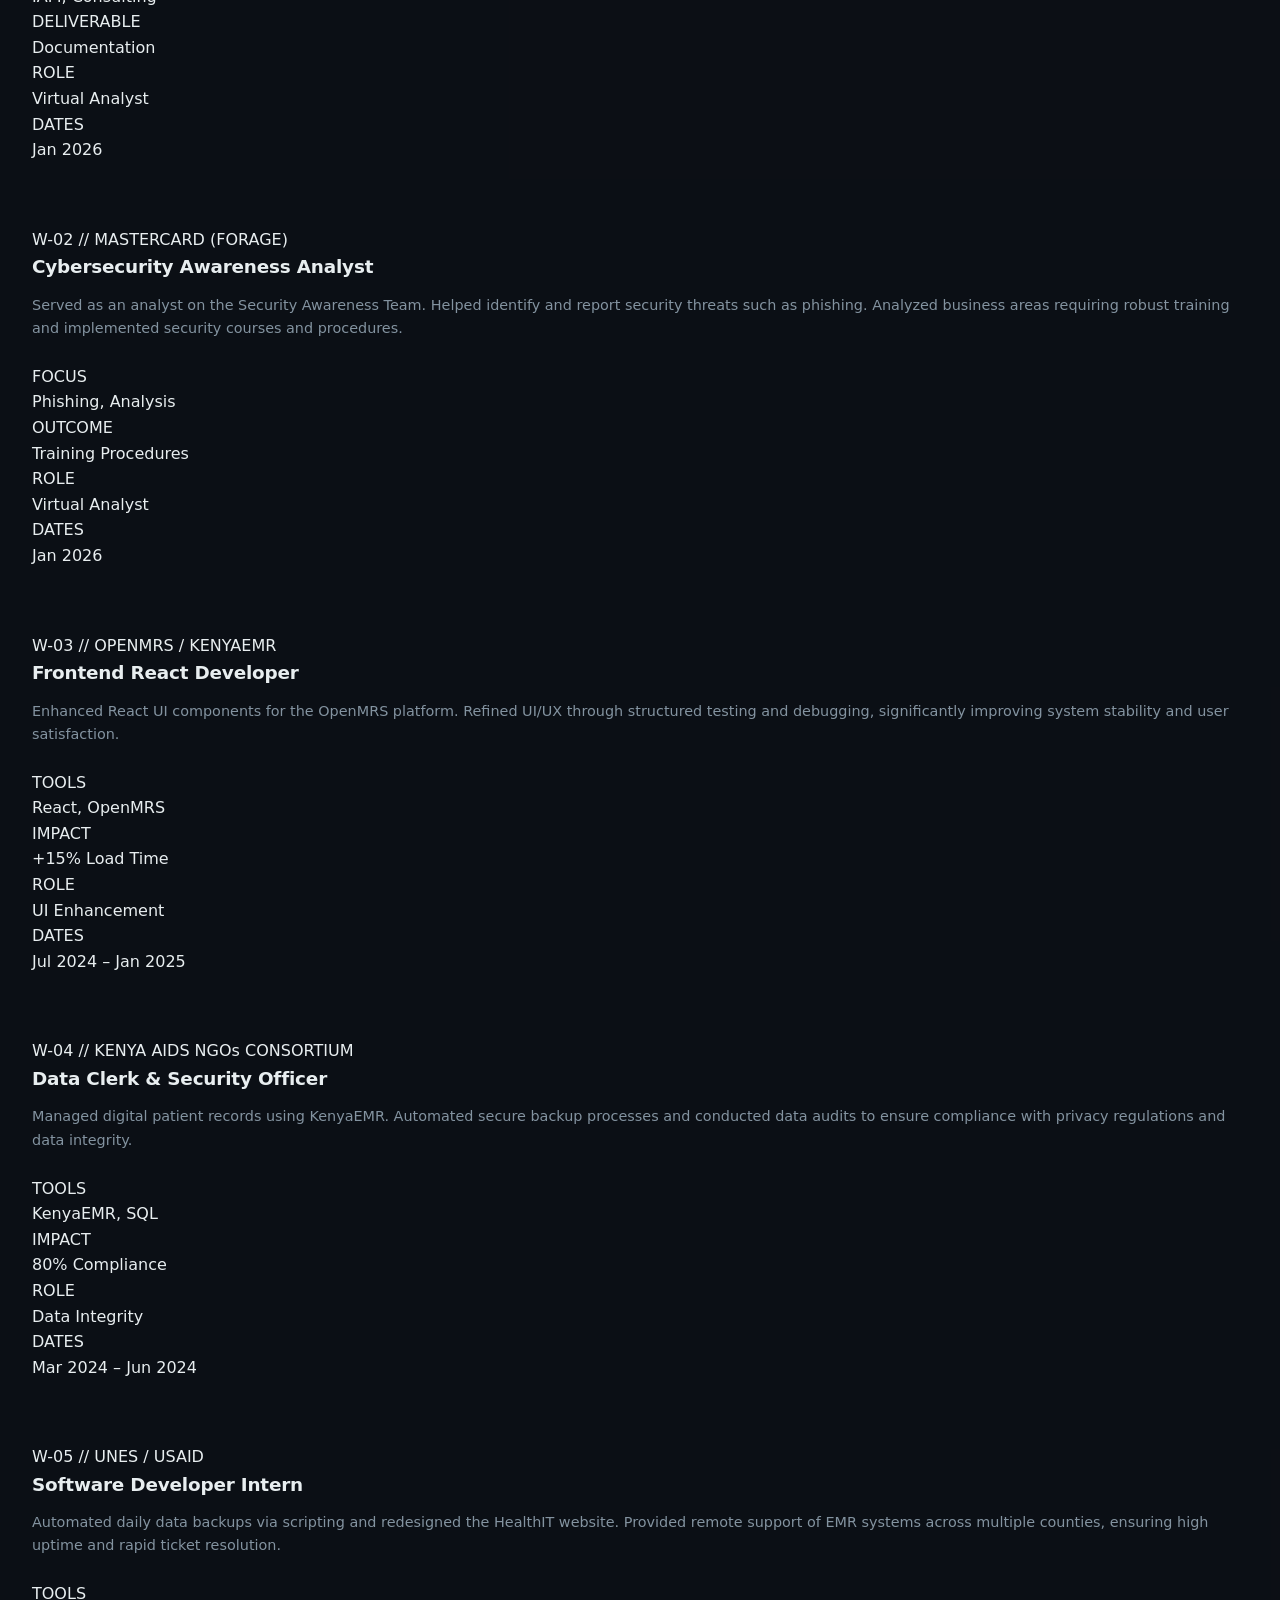
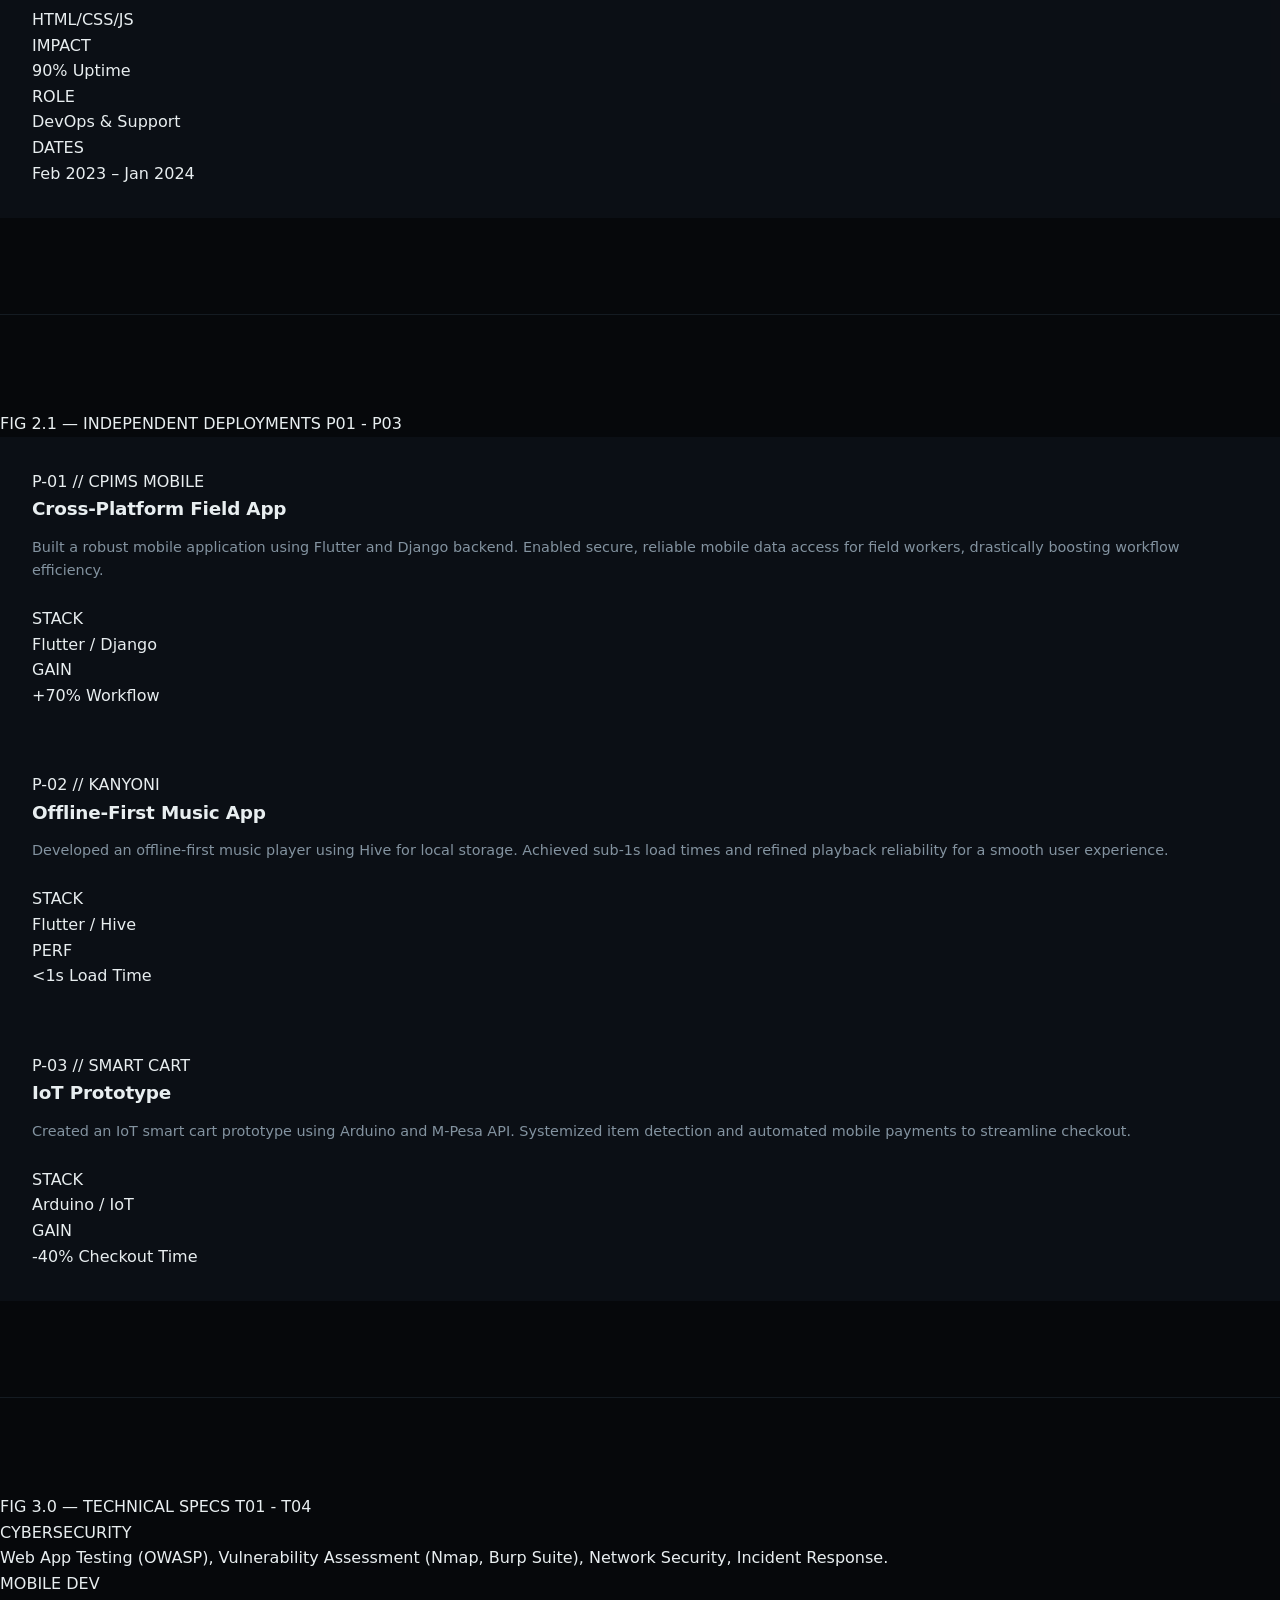
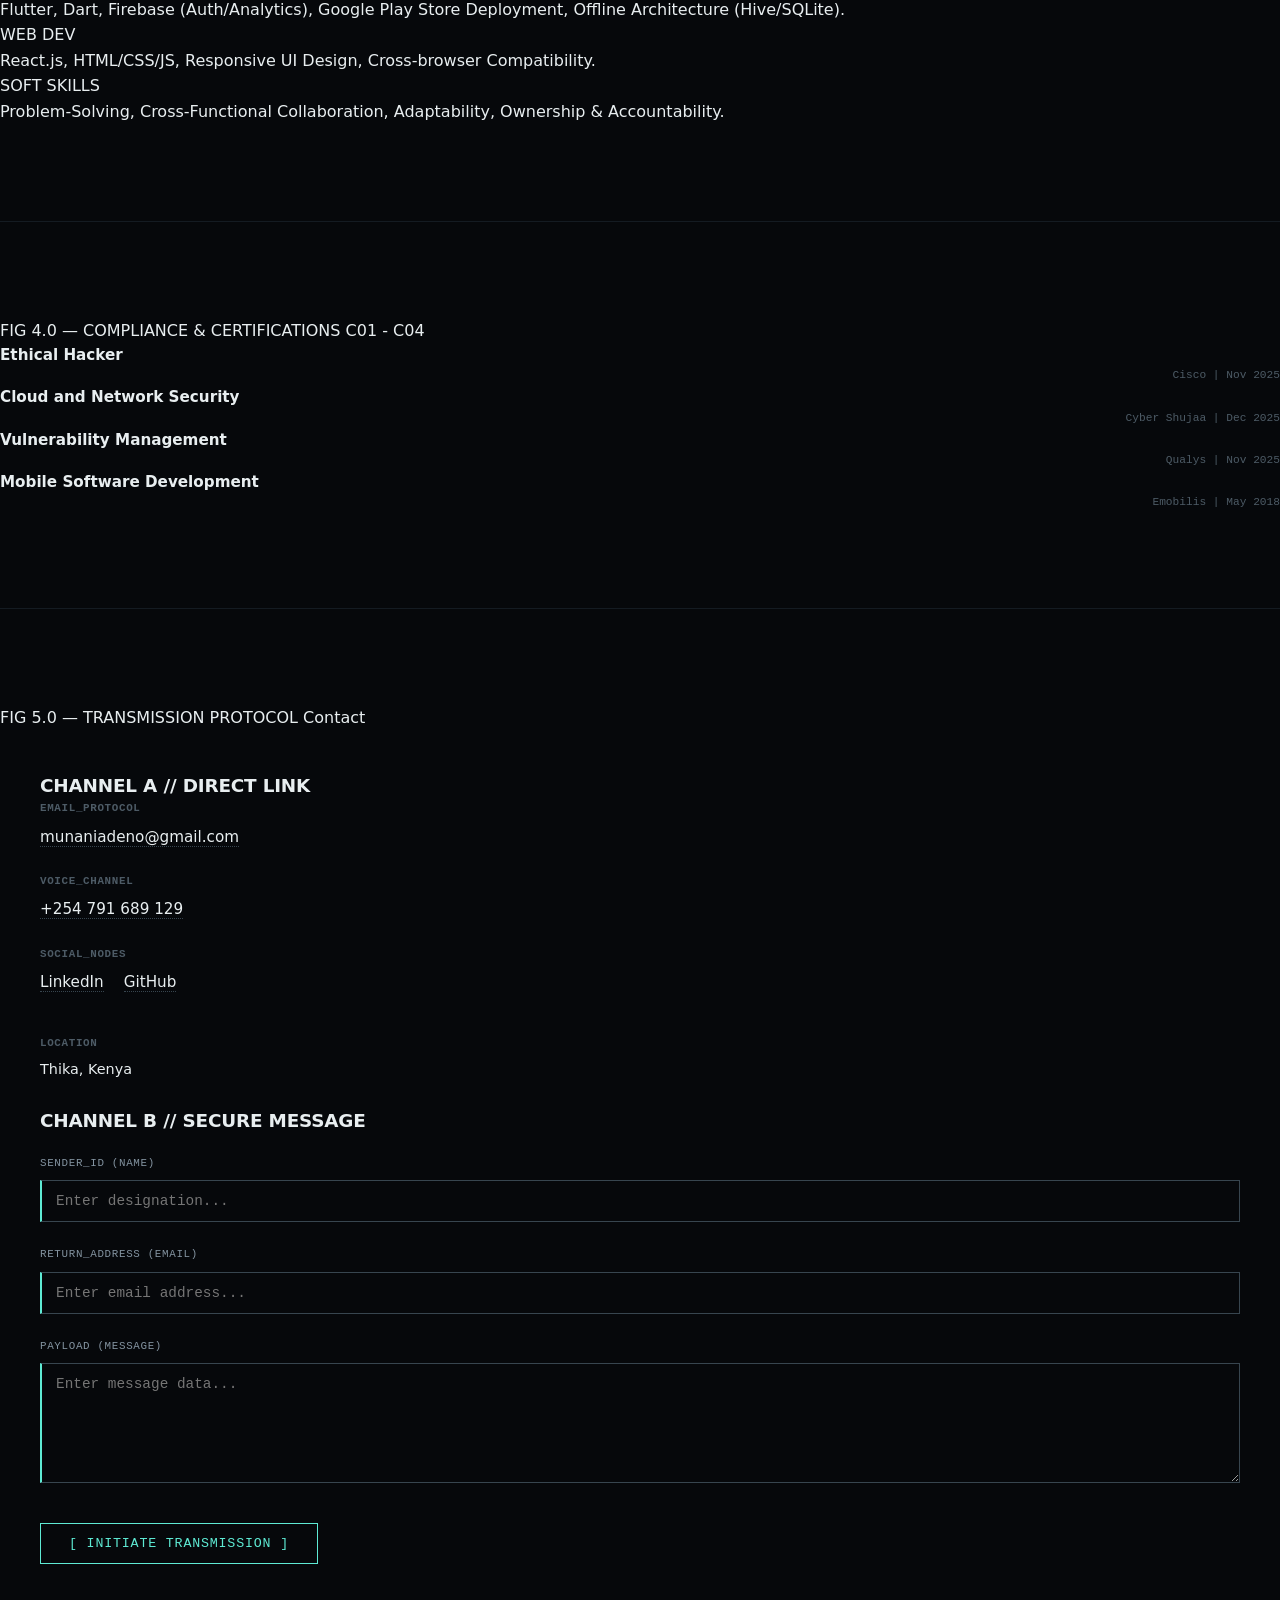
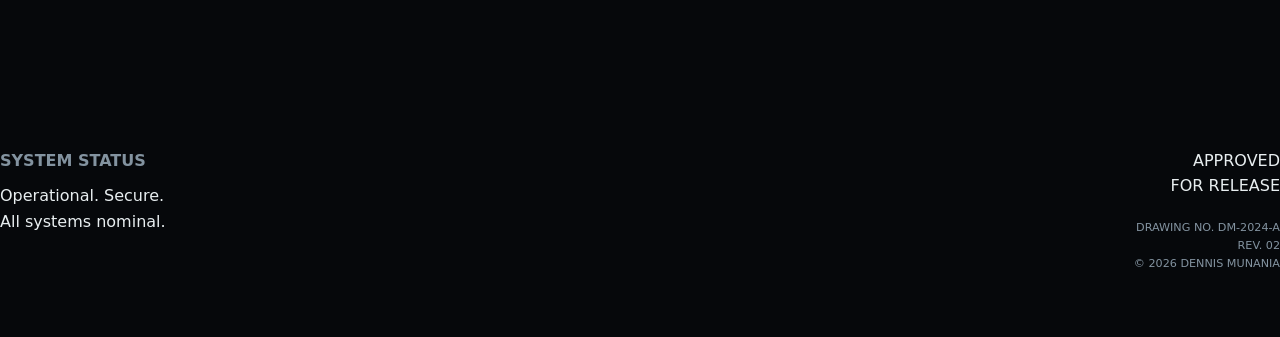
<file: portfolio.html>
<!DOCTYPE html>
<html lang="en" data-theme="dark">
<head>
    <meta charset="UTF-8">
    <meta name="viewport" content="width=device-width, initial-scale=1.0">
    <title>Dennis Munania | Structural Security</title>
    <meta name="description" content="Portfolio of Dennis Munania - Flutter Developer & Cybersecurity Analyst.">

    <!-- Fonts: Inter for structure, Space Mono for technical specs -->
    <link rel="preconnect" href="https://fonts.googleapis.com">
    <link rel="preconnect" href="https://fonts.gstatic.com" crossorigin>
    <link href="https://fonts.googleapis.com/css2?family=Inter:wght@300;400;500;600&family=Space+Mono:ital,wght@0,400;0,700;1,400&display=swap" rel="stylesheet">
    <link rel="stylesheet" href="style.css">

</head>
<body>

    <!-- Navigation -->
    <nav class="blueprint-nav">
        <div class="nav-logo">DMUNANIA</div>
        <div class="nav-links">
            <a href="#experience">Experience</a>
            <a href="#projects">Projects</a>
            <a href="#skills">Skills</a>
            <a href="#certifications">Certs</a>
            <a href="#contact">Contact</a>
        </div>
        <button id="theme-toggle" class="theme-toggle-btn" aria-label="Toggle Dark Mode">
            [ THEME: DARK ]
        </button>
    </nav>

    <div class="container">
        
        <!-- Header: Title Block -->
        <header>
            <div class="title-block">
                <p class="tech-font" style="color: var(--primary-blue); margin-bottom: 10px;">FIG 1.0 — OVERVIEW</p>
                <h1>DENNIS MUNANIA</h1>
                <p style="max-width: 400px; color: var(--text-secondary);">
                    Cybersecurity Analyst & Flutter Developer. Dedicated to threat detection, vulnerability assessment, and secure system architecture.
                </p>
            </div>
            
            <div class="project-meta">
                <!-- <div class="meta-row">ARCHITECT: DENNIS MUNANIA</div> -->
                <div class="meta-row">DISCIPLINE: SECURITY | FLUTTER</div>
                <!-- <div class="meta-row">LOCATION: THIKA, KENYA</div>
                <div class="meta-row">CONTACT: +254791689129</div> -->
            </div>
        </header>

        <!-- Hero: Foundation Analysis -->
        <section>
            <div class="hero-plan border-box">
                <div class="hero-content">
                    <h2>Control is an Illusion</h2>
                    <p style="margin-bottom: 20px;">
                        The world is a vulnerable system. We patch the holes, not for glory, but because the alternative is chaos. I don't sell security; I sell the absence of panic. This is a record of operations in the shadows. 
                    </p>
                    <p>
                        My approach integrates <strong>OWASP principles</strong> into web testing and <strong>secure configuration</strong> into mobile deployment, 
                        ensuring that under stress (attack or load), system maintains integrity.
                    </p>


                    <div style="margin-top: 20px; display: flex; gap: 20px; flex-wrap: wrap;">
                        <!-- Primary Action -->
                        <a href="#projects" class="tech-font" style="color: var(--primary-blue); text-decoration: underline; text-underline-offset: 5px;">
                            [ INSPECT BLUEPRINTS ]
                        </a>
                        
                        <!-- Secondary Action -->
                        <a href="assets/Resume.pdf" download class="tech-font" style="color: var(--text-secondary); text-decoration: underline; text-underline-offset: 5px;">
                            [ DOWNLOAD RESUME ]
                        </a>
                    </div>
                </div>
                
                <div class="hero-stats">
                    <div class="stat-item">
                        <span class="stat-label">EXPERIENCE</span>
                        <div class="stat-value">3+ YEARS</div>
                    </div>
                    <div class="stat-item">
                        <span class="stat-label">DATA COMPLIANCE</span>
                        <div class="stat-value">100%</div>
                    </div>
                    <div class="stat-item">
                        <span class="stat-label">SYSTEM EFFICIENCY</span>
                        <div class="stat-value">+40%</div>
                    </div>
                </div>
            </div>
        </section>

        <!-- Manifesto -->
        <section>
            <div class="section-title">
                FIG 1.0 — MANIFESTO
                <span>M01</span>
            </div>
            <div class="case-grid">
                <article class="case-card border-box">
                    <div>
                        <div class="case-header">
                            <span class="case-id">My name is irrelevant. My function is analysis.</span>
                        </div>
                        <p>
                            Most security is theater. It's a performance designed to make executives feel safe. I don't do theater. I do root cause analysis. I do threat hunting. I do the work that happens before the incident makes the news.
                        </p>
                    <p>
                        Whether it's state-sponsored actors or script kiddies, the code doesn't care about your brand reputation. It only cares about the vulnerability. My job is to care more about the vulnerability than they do.
                    </p>
                    </div>
                </article>
            </div>
        </section>

        <!-- Work Experience -->
        <section id="experience">
            <div class="section-title">
                FIG 2.0 — SYSTEM INTEGRATIONS
                <span>W01 - W05</span>
            </div>

            <div class="case-grid">
                <!-- Role 01 (TATA) -->
                <article class="case-card border-box">
                    <div>
                        <div class="case-header">
                            <span class="case-id">W-01 // TATA CYBERSECURITY (FORAGE)</span>
                            <h3>CyberSecurity Analyst - IAM Developer</h3>
                        </div>
                        <p>
                            Completed a job simulation involving Identity and Access Management (IAM) for Tata Consultancy Services. Acquired expertise in IAM principles, cybersecurity best practices, and strategic alignment with business objectives.
                        </p>
                        <div class="case-specs">
                            <div><div class="spec-label">FOCUS</div>IAM, Consulting</div>
                            <div><div class="spec-label">DELIVERABLE</div>Documentation</div>
                            <div><div class="spec-label">ROLE</div>Virtual Analyst</div>
                            <div><div class="spec-label">DATES</div>Jan 2026</div>
                        </div>
                    </div>
                </article>

                <!-- Role 02 (MASTERCARD) -->
                <article class="case-card border-box">
                    <div>
                        <div class="case-header">
                            <span class="case-id">W-02 // MASTERCARD (FORAGE)</span>
                            <h3>Cybersecurity Awareness Analyst</h3>
                        </div>
                        <p>
                            Served as an analyst on the Security Awareness Team. Helped identify and report security threats such as phishing. Analyzed business areas requiring robust training and implemented security courses and procedures.
                        </p>
                        <div class="case-specs">
                            <div><div class="spec-label">FOCUS</div>Phishing, Analysis</div>
                            <div><div class="spec-label">OUTCOME</div>Training Procedures</div>
                            <div><div class="spec-label">ROLE</div>Virtual Analyst</div>
                            <div><div class="spec-label">DATES</div>Jan 2026</div>
                        </div>
                    </div>
                </article>

                <!-- Role 03 -->
                <article class="case-card border-box">
                    <div>
                        <div class="case-header">
                            <span class="case-id">W-03 // OPENMRS / KENYAEMR</span>
                            <h3>Frontend React Developer</h3>
                        </div>
                        <p>
                            Enhanced React UI components for the OpenMRS platform. Refined UI/UX through structured testing and debugging, significantly improving system stability and user satisfaction.
                        </p>
                        <div class="case-specs">
                            <div><div class="spec-label">TOOLS</div>React, OpenMRS</div>
                            <div><div class="spec-label">IMPACT</div>+15% Load Time</div>
                            <div><div class="spec-label">ROLE</div>UI Enhancement</div>
                            <div><div class="spec-label">DATES</div>Jul 2024 – Jan 2025</div>
                        </div>
                    </div>
                </article>

                <!-- Role 04 -->
                <article class="case-card border-box">
                    <div>
                        <div class="case-header">
                            <span class="case-id">W-04 // KENYA AIDS NGOs CONSORTIUM</span>
                            <h3>Data Clerk & Security Officer</h3>
                        </div>
                        <p>
                            Managed digital patient records using KenyaEMR. Automated secure backup processes and conducted data audits to ensure compliance with privacy regulations and data integrity.
                        </p>
                        <div class="case-specs">
                            <div><div class="spec-label">TOOLS</div>KenyaEMR, SQL</div>
                            <div><div class="spec-label">IMPACT</div>80% Compliance</div>
                            <div><div class="spec-label">ROLE</div>Data Integrity</div>
                            <div><div class="spec-label">DATES</div>Mar 2024 – Jun 2024</div>
                        </div>
                    </div>
                </article>

                <!-- Role 05 -->
                <article class="case-card border-box">
                    <div>
                        <div class="case-header">
                            <span class="case-id">W-05 // UNES / USAID</span>
                            <h3>Software Developer Intern</h3>
                        </div>
                        <p>
                            Automated daily data backups via scripting and redesigned the HealthIT website. Provided remote support of EMR systems across multiple counties, ensuring high uptime and rapid ticket resolution.
                        </p>
                        <div class="case-specs">
                            <div><div class="spec-label">TOOLS</div>HTML/CSS/JS</div>
                            <div><div class="spec-label">IMPACT</div>90% Uptime</div>
                            <div><div class="spec-label">ROLE</div>DevOps & Support</div>
                            <div><div class="spec-label">DATES</div>Feb 2023 – Jan 2024</div>
                        </div>
                    </div>
                </article>

            </div>
        </section>

        <!-- Projects -->
        <section id="projects">
            <div class="section-title">
                FIG 2.1 — INDEPENDENT DEPLOYMENTS
                <span>P01 - P03</span>
            </div>

            <div class="case-grid">
                <article class="case-card border-box">
                    <div>
                        <div class="case-header">
                            <span class="case-id">P-01 // CPIMS MOBILE</span>
                            <h3>Cross-Platform Field App</h3>
                        </div>
                        <p>Built a robust mobile application using Flutter and Django backend. Enabled secure, reliable mobile data access for field workers, drastically boosting workflow efficiency.</p>
                        <div class="case-specs">
                            <div><div class="spec-label">STACK</div>Flutter / Django</div>
                            <div><div class="spec-label">GAIN</div>+70% Workflow</div>
                        </div>
                    </div>
                </article>

                <article class="case-card border-box">
                    <div>
                        <div class="case-header">
                            <span class="case-id">P-02 // KANYONI</span>
                            <h3>Offline-First Music App</h3>
                        </div>
                        <p>Developed an offline-first music player using Hive for local storage. Achieved sub-1s load times and refined playback reliability for a smooth user experience.</p>
                        <div class="case-specs">
                            <div><div class="spec-label">STACK</div>Flutter / Hive</div>
                            <div><div class="spec-label">PERF</div><1s Load Time</div>
                        </div>
                    </div>
                </article>

                <article class="case-card border-box">
                    <div>
                        <div class="case-header">
                            <span class="case-id">P-03 // SMART CART</span>
                            <h3>IoT Prototype</h3>
                        </div>
                        <p>Created an IoT smart cart prototype using Arduino and M-Pesa API. Systemized item detection and automated mobile payments to streamline checkout.</p>
                        <div class="case-specs">
                            <div><div class="spec-label">STACK</div>Arduino / IoT</div>
                            <div><div class="spec-label">GAIN</div>-40% Checkout Time</div>
                        </div>
                    </div>
                </article>
            </div>
        </section>

        <!-- Skills -->
        <section id="skills">
            <div class="section-title">
                FIG 3.0 — TECHNICAL SPECS
                <span>T01 - T04</span>
            </div>
            <div class="skills-container">
                <div class="material-box border-box">
                    <div class="material-name">CYBERSECURITY</div>
                    <div class="material-desc">Web App Testing (OWASP), Vulnerability Assessment (Nmap, Burp Suite), Network Security, Incident Response.</div>
                </div>
                <div class="material-box border-box">
                    <div class="material-name">MOBILE DEV</div>
                    <div class="material-desc">Flutter, Dart, Firebase (Auth/Analytics), Google Play Store Deployment, Offline Architecture (Hive/SQLite).</div>
                </div>
                <div class="material-box border-box">
                    <div class="material-name">WEB DEV</div>
                    <div class="material-desc">React.js, HTML/CSS/JS, Responsive UI Design, Cross-browser Compatibility.</div>
                </div>
                <div class="material-box border-box">
                    <div class="material-name">SOFT SKILLS</div>
                    <div class="material-desc">Problem-Solving, Cross-Functional Collaboration, Adaptability, Ownership & Accountability.</div>
                </div>
            </div>
        </section>

        <!-- Certifications -->
        <section id="certifications">
            <div class="section-title">
                FIG 4.0 — COMPLIANCE & CERTIFICATIONS
                <span>C01 - C04</span>
            </div>
            <div class="cert-list">
                <div class="cert-item border-box">
                    <div class="cert-title">Ethical Hacker</div>
                    <div class="cert-meta">Cisco | Nov 2025</div>
                </div>
                <div class="cert-item border-box">
                    <div class="cert-title">Cloud and Network Security</div>
                    <div class="cert-meta">Cyber Shujaa | Dec 2025</div>
                </div>
                <div class="cert-item border-box">
                    <div class="cert-title">Vulnerability Management</div>
                    <div class="cert-meta">Qualys | Nov 2025</div>
                </div>
                <div class="cert-item border-box">
                    <div class="cert-title">Mobile Software Development</div>
                    <div class="cert-meta">Emobilis | May 2018</div>
                </div>
            </div>
        </section>

        <!-- Contact Section -->
        <section id="contact">
            <div class="section-title">
                FIG 5.0 — TRANSMISSION PROTOCOL
                <span>Contact</span>
            </div>
            
            <div class="contact-schematic border-box" style="padding: 40px;">
                <!-- Left: Contact Info -->
                <div class="contact-info-panel">
                    <h3>CHANNEL A // DIRECT LINK</h3>
                    
                    <div class="contact-item">
                        <strong>EMAIL_PROTOCOL</strong>
                        <a href="mailto:munaniadeno@gmail.com">munaniadeno@gmail.com</a>
                    </div>
                    
                    <div class="contact-item">
                        <strong>VOICE_CHANNEL</strong>
                        <a href="tel:+254791689129">+254 791 689 129</a>
                    </div>

                    <div class="contact-item">
                        <strong>SOCIAL_NODES</strong>
                        <div style="margin-top: 5px;">
                            <a href="https://www.linkedin.com/in/dennis-munania/" target="_blank" style="margin-right: 15px;">LinkedIn</a>
                            <a href="https://github.com/munania/" target="_blank" >GitHub</a>
                        </div>
                    </div>

                    <div class="contact-item" style="margin-top: 40px;">
                        <strong>LOCATION</strong>
                        <p style="font-size: 0.9rem; color: var(--text-secondary);">Thika, Kenya</p>
                    </div>
                </div>

                <!-- Right: Contact Form (Updated with Formspree) -->
                <div class="contact-form-panel">
                    <h3 style="font-family: var(--font-tech); margin-bottom: 20px; color: var(--primary-blue);">CHANNEL B // SECURE MESSAGE</h3>
                    <form 
                        action="https://formspree.io/f/mreeepve" 
                        method="POST"
                    >
                        <!-- Hidden input for subject line -->
                        <input type="hidden" name="_subject" value="New Transmission from Portfolio">

                        <div class="form-group">
                            <label class="form-label">SENDER_ID (NAME)</label>
                            <input type="text" class="form-input" name="name" required placeholder="Enter designation...">
                        </div>

                        <div class="form-group">
                            <label class="form-label">RETURN_ADDRESS (EMAIL)</label>
                            <input type="email" class="form-input" name="_replyto" required placeholder="Enter email address...">
                        </div>

                        <div class="form-group">
                            <label class="form-label">PAYLOAD (MESSAGE)</label>
                            <textarea class="form-textarea" name="message" required placeholder="Enter message data..."></textarea>
                        </div>

                        <button type="submit" class="submit-btn">[ INITIATE TRANSMISSION ]</button>
                    </form>
                </div>
            </div>
        </section>

        <!-- Footer -->
        <footer>
            <div class="footer-col">
                <p><strong>SYSTEM STATUS</strong></p>
                <p style="margin-top: 10px; color: var(--text-secondary);">
                    Operational. Secure.<br>
                    All systems nominal.
                </p>
            </div>
            <div class="footer-col" style="text-align: right;">
                <div class="approval-stamp">
                    APPROVED<br>
                    FOR RELEASE
                </div>
                <p style="margin-top: 20px; font-size: 0.7rem;">
                    DRAWING NO. DM-2024-A<br>
                    REV. 02<br>
                    &copy; <span id="year"></span> DENNIS MUNANIA
                </p>
            </div>
        </footer>

    </div>

    <script>
        // --- Dynamic Year Script ---
        document.getElementById('year').textContent = new Date().getFullYear();

        // --- Theme Toggle Logic ---
        const toggleBtn = document.getElementById('theme-toggle');
        const htmlElement = document.documentElement;

        // Default to 'dark' if no local storage found
        const currentTheme = localStorage.getItem('theme') || 'dark';
        htmlElement.setAttribute('data-theme', currentTheme);
        updateButtonText(currentTheme);

        toggleBtn.addEventListener('click', () => {
            let theme = htmlElement.getAttribute('data-theme');
            const newTheme = theme === 'light' ? 'dark' : 'light';
            
            htmlElement.setAttribute('data-theme', newTheme);
            localStorage.setItem('theme', newTheme);
            updateButtonText(newTheme);
        });

        function updateButtonText(theme) {
            if (theme === 'light') {
                toggleBtn.textContent = '[ THEME: LIGHT ]';
            } else {
                toggleBtn.textContent = '[ THEME: DARK ]';
            }
        }
    </script>

</body>
</html>
</file>
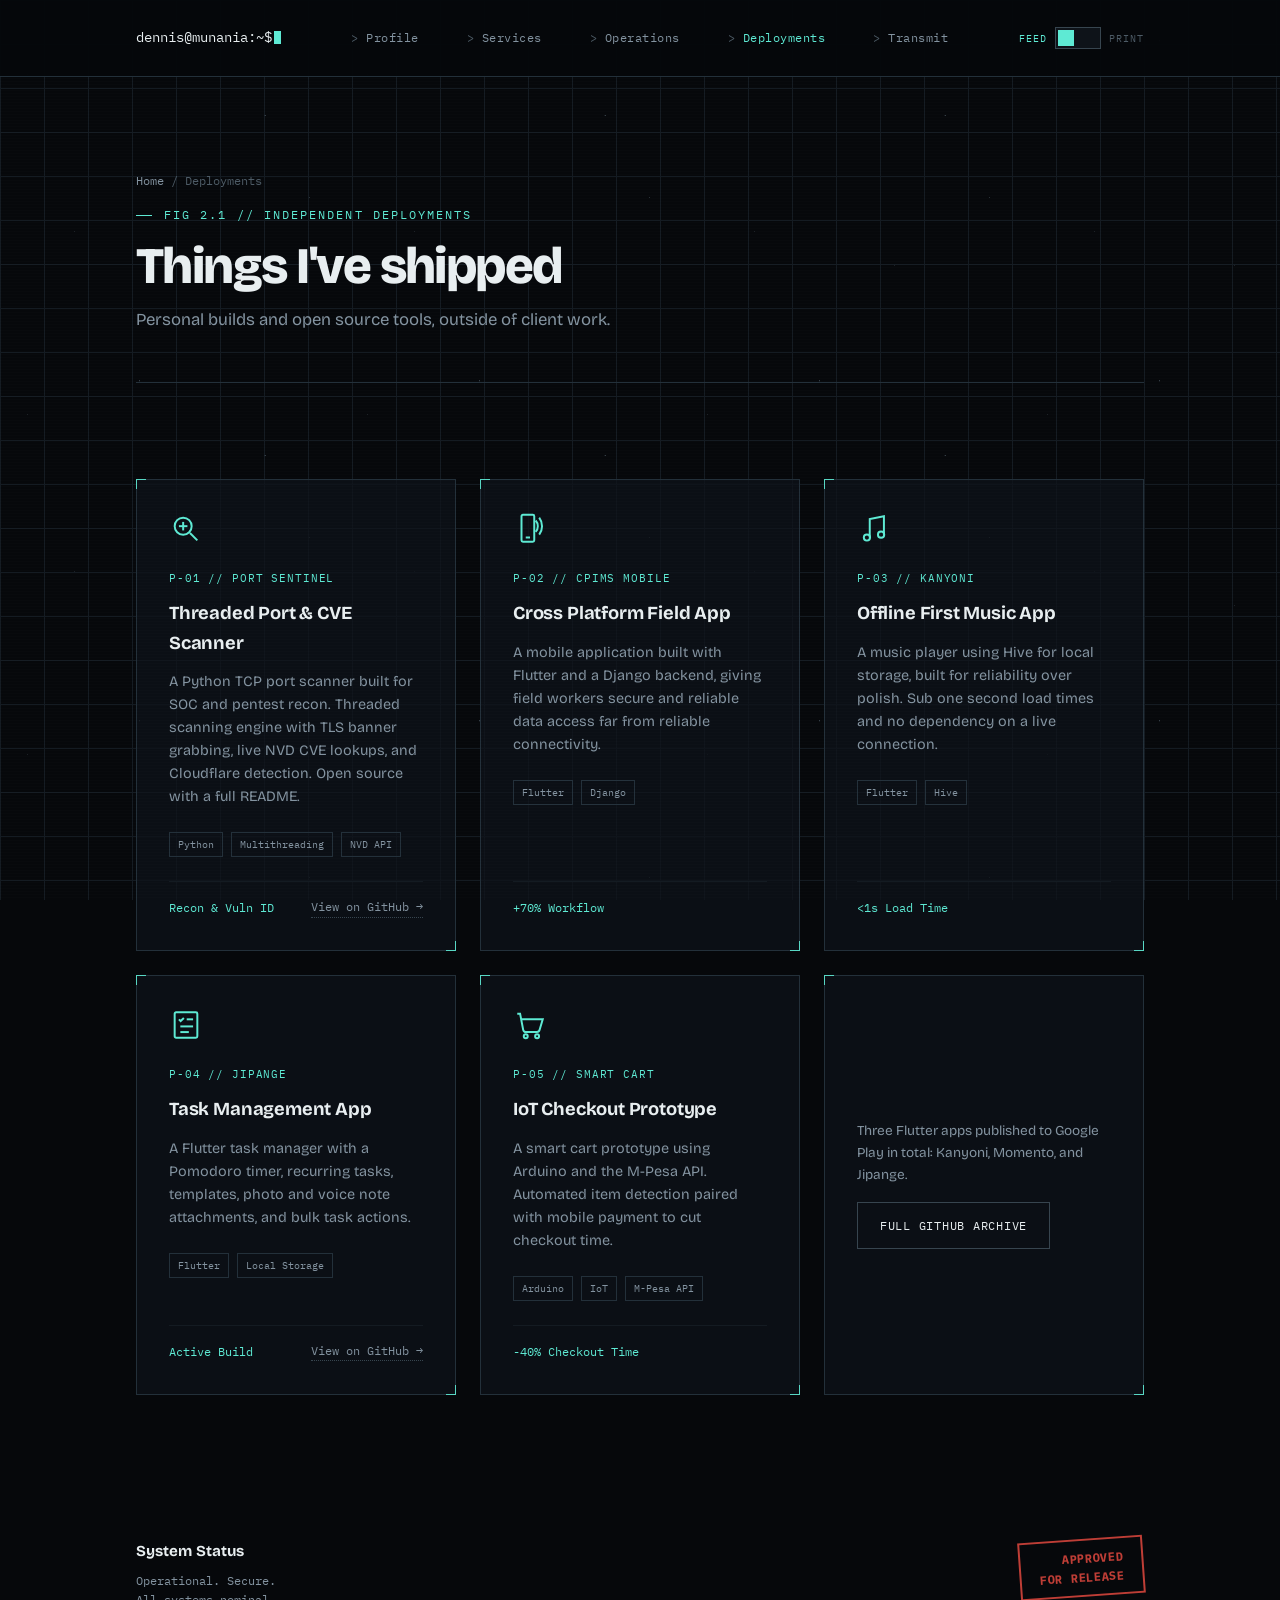
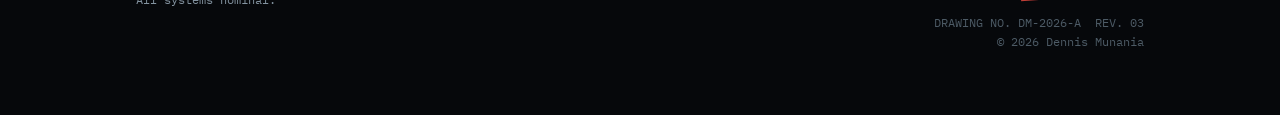
<file: projects.html>
<!DOCTYPE html>
<html lang="en" data-theme="dark">
<head>
<meta charset="UTF-8">
<script>(function(){try{var t=localStorage.getItem("dm-theme");if(t)document.documentElement.setAttribute("data-theme",t);}catch(e){}})();</script>
<meta name="viewport" content="width=device-width, initial-scale=1.0">
<title>Deployments | Dennis Munania</title>
<meta name="description" content="Independent projects and deployments by Dennis Munania, spanning security tooling, Flutter apps, and IoT prototypes.">
<link rel="preconnect" href="https://fonts.googleapis.com">
<link rel="preconnect" href="https://fonts.gstatic.com" crossorigin>
<link href="https://fonts.googleapis.com/css2?family=Bricolage+Grotesque:opsz,wght@12..96,400;12..96,500;12..96,600;12..96,700;12..96,800&family=IBM+Plex+Mono:wght@400;500;600&display=swap" rel="stylesheet">
<meta name="keywords" content="Python port scanner tool, Flutter app portfolio Kenya, Jipange task manager, Kanyoni music app, IoT smart cart project, open source security tooling">
<meta name="robots" content="index, follow, max-image-preview:large">
<meta name="author" content="Dennis Munania">
<meta name="copyright" content="Dennis Munania">
<meta http-equiv="Content-Language" content="en">
<link rel="canonical" href="https://dennis-munania-portfilio.vercel.app/projects.html">
<link rel="icon" href="data:,">
<meta name="theme-color" content="#06080b">

<meta name="geo.region" content="KE-13">
<meta name="geo.placename" content="Thika, Kenya">
<meta name="geo.position" content="-1.0396;37.0900">
<meta name="ICBM" content="-1.0396, 37.0900">

<meta property="og:type" content="website">
<meta property="og:url" content="https://dennismunania.com/projects.html">
<meta property="og:title" content="Deployments | Dennis Munania">
<meta property="og:description" content="Independent projects and deployments by Dennis Munania, spanning security tooling, Flutter apps, and IoT prototypes.">
<meta property="og:image" content="https://dennismunania.com/assets/og-image.jpg">
<meta property="og:image:width" content="1200">
<meta property="og:image:height" content="630">
<meta property="og:site_name" content="Dennis Munania">
<meta property="og:locale" content="en_US">

<meta name="twitter:card" content="summary_large_image">
<meta name="twitter:title" content="Deployments | Dennis Munania">
<meta name="twitter:description" content="Independent projects and deployments by Dennis Munania, spanning security tooling, Flutter apps, and IoT prototypes.">
<meta name="twitter:image" content="https://dennismunania.com/assets/og-image.jpg">

<script type="application/ld+json">
{
  "@context": "https://schema.org",
  "@type": "Person",
  "@id": "https://dennismunania.com/#person",
  "name": "Dennis Munania",
  "url": "https://dennismunania.com/",
  "image": "https://dennismunania.com/assets/og-image.jpg",
  "jobTitle": "Cybersecurity Analyst & Full Stack Developer",
  "description": "Cybersecurity analyst and Flutter / full stack developer based in Kenya, offering security assessments, secure app development, and systems administration.",
  "email": "mailto:munaniadeno@gmail.com",
  "telephone": "+254791689129",
  "address": {
    "@type": "PostalAddress",
    "addressLocality": "Thika",
    "addressRegion": "Kiambu County",
    "addressCountry": "KE"
  },
  "sameAs": [
    "https://www.linkedin.com/in/dennis-munania/",
    "https://github.com/munania/"
  ],
  "knowsAbout": [
    "Cybersecurity",
    "Penetration Testing",
    "Vulnerability Assessment",
    "Network Security",
    "Incident Response",
    "SIEM",
    "Wazuh",
    "ISO 27001",
    "Flutter Development",
    "React",
    "Systems Administration"
  ],
  "alumniOf": {
    "@type": "CollegeOrUniversity",
    "name": "Masinde Muliro University of Science and Technology"
  }
}
</script>
<script type="application/ld+json">
{
  "@context": "https://schema.org",
  "@type": "BreadcrumbList",
  "itemListElement": [
    {
      "@type": "ListItem",
      "position": 1,
      "name": "Home",
      "item": "https://dennismunania.com/"
    },
    {
      "@type": "ListItem",
      "position": 2,
      "name": "Deployments",
      "item": "https://dennismunania.com/projects.html"
    }
  ]
}
</script>
<link rel="stylesheet" href="style.css">
</head>
<body data-page="projects">
<div class="scan-layer" aria-hidden="true"></div>

<nav class="nav">
  <div class="wrap">
    <a href="index.html" class="nav-id mono">dennis@munania<span>:~$</span><span class="cursor"></span></a>
    <div class="nav-links">
      <a href="about.html">Profile</a>
      <a href="index.html#services">Services</a>
      <a href="work.html">Operations</a>
      <a href="projects.html" aria-current="page">Deployments</a>
      <a href="contact.html">Transmit</a>
    </div>
    <div class="nav-right">
      <div class="mode-switch">
        <span class="lbl-feed" data-active="true">FEED</span>
        <button type="button" data-theme-toggle aria-pressed="false" aria-label="Toggle between feed and print view"></button>
        <span class="lbl-print">PRINT</span>
      </div>
      <button type="button" class="nav-toggle" data-nav-toggle aria-label="Open menu"><span></span><span></span><span></span></button>
    </div>
  </div>
</nav>

<div class="mobile-panel" data-mobile-panel>
  <a href="about.html">Profile</a>
  <a href="index.html#services">Services</a>
  <a href="work.html">Operations</a>
  <a href="projects.html">Deployments</a>
  <a href="contact.html">Transmit</a>
</div>

<main>

  <div class="wrap">
    <div class="page-head">
      <div class="breadcrumb"><a href="index.html">Home</a> / Deployments</div>
      <p class="eyebrow">FIG 2.1 // INDEPENDENT DEPLOYMENTS</p>
      <h1>Things I've shipped</h1>
      <p class="lead">Personal builds and open source tools, outside of client work.</p>
    </div>
  </div>

  <section>
    <div class="wrap">
      <div class="grid-3">

        <div class="case-card frame reveal">
          <div class="case-icon"><svg viewBox="0 0 24 24"><circle cx="10" cy="10" r="6"/><line x1="14.8" y1="14.8" x2="20" y2="20"/><line x1="7" y1="10" x2="13" y2="10"/><line x1="10" y1="7" x2="10" y2="13"/></svg></div>
          <span class="card-id">P-01 // PORT SENTINEL</span>
          <h3>Threaded Port & CVE Scanner</h3>
          <p>A Python TCP port scanner built for SOC and pentest recon. Threaded scanning engine with TLS banner grabbing, live NVD CVE lookups, and Cloudflare detection. Open source with a full README.</p>
          <div class="case-tags"><span>Python</span><span>Multithreading</span><span>NVD API</span></div>
          <div class="case-foot"><span class="impact">Recon & Vuln ID</span><a href="https://github.com/munania" target="_blank" rel="noopener">View on GitHub &rarr;</a></div>
        </div>

        <div class="case-card frame reveal">
          <div class="case-icon"><svg viewBox="0 0 24 24"><rect x="6" y="2" width="9" height="19" rx="1"/><line x1="9" y1="18" x2="12" y2="18"/><path d="M16 6a6 6 0 0 1 0 8"/><path d="M18.5 4a10 10 0 0 1 0 12"/></svg></div>
          <span class="card-id">P-02 // CPIMS MOBILE</span>
          <h3>Cross Platform Field App</h3>
          <p>A mobile application built with Flutter and a Django backend, giving field workers secure and reliable data access far from reliable connectivity.</p>
          <div class="case-tags"><span>Flutter</span><span>Django</span></div>
          <div class="case-foot"><span class="impact">+70% Workflow</span></div>
        </div>

        <div class="case-card frame reveal">
          <div class="case-icon"><svg viewBox="0 0 24 24"><path d="M9 18V5l10-2v13"/><circle cx="7" cy="18" r="2.2"/><circle cx="17" cy="16" r="2.2"/></svg></div>
          <span class="card-id">P-03 // KANYONI</span>
          <h3>Offline First Music App</h3>
          <p>A music player using Hive for local storage, built for reliability over polish. Sub one second load times and no dependency on a live connection.</p>
          <div class="case-tags"><span>Flutter</span><span>Hive</span></div>
          <div class="case-foot"><span class="impact">&lt;1s Load Time</span></div>
        </div>

        <div class="case-card frame reveal">
          <div class="case-icon"><svg viewBox="0 0 24 24"><rect x="4" y="3" width="16" height="18" rx="1"/><path d="M7 8l1.2 1.2L10.5 7"/><line x1="12.5" y1="8" x2="17" y2="8"/><line x1="8" y1="13" x2="17" y2="13"/><line x1="8" y1="17" x2="14" y2="17"/></svg></div>
          <span class="card-id">P-04 // JIPANGE</span>
          <h3>Task Management App</h3>
          <p>A Flutter task manager with a Pomodoro timer, recurring tasks, templates, photo and voice note attachments, and bulk task actions.</p>
          <div class="case-tags"><span>Flutter</span><span>Local Storage</span></div>
          <div class="case-foot"><span class="impact">Active Build</span><a href="https://github.com/munania/Jipange" target="_blank" rel="noopener">View on GitHub &rarr;</a></div>
        </div>

        <div class="case-card frame reveal">
          <div class="case-icon"><svg viewBox="0 0 24 24"><circle cx="9" cy="20" r="1.4"/><circle cx="17" cy="20" r="1.4"/><path d="M3 4h2l2.2 11.4a2 2 0 0 0 2 1.6h7.6a2 2 0 0 0 2-1.6L21 8H6.2"/></svg></div>
          <span class="card-id">P-05 // SMART CART</span>
          <h3>IoT Checkout Prototype</h3>
          <p>A smart cart prototype using Arduino and the M-Pesa API. Automated item detection paired with mobile payment to cut checkout time.</p>
          <div class="case-tags"><span>Arduino</span><span>IoT</span><span>M-Pesa API</span></div>
          <div class="case-foot"><span class="impact">-40% Checkout Time</span></div>
        </div>

        <div class="card frame reveal" style="display:flex; flex-direction:column; justify-content:center;">
          <p style="font-size:0.85rem; margin-bottom:var(--s4);">Three Flutter apps published to Google Play in total: Kanyoni, Momento, and Jipange.</p>
          <a href="https://github.com/munania" target="_blank" rel="noopener" class="btn btn-ghost" style="align-self:flex-start;">Full GitHub Archive</a>
        </div>

      </div>
    </div>
  </section>

</main>

<footer>
  <div class="wrap" style="width:100%; display:flex; justify-content:space-between; flex-wrap:wrap; gap:var(--s5);">
    <div class="f-col">
      <p style="font-weight:700; font-family:var(--font-display); font-size:0.95rem; color:var(--ink); margin-bottom:8px;">System Status</p>
      <p>Operational. Secure.<br>All systems nominal.</p>
    </div>
    <div class="f-col" style="text-align:right;">
      <span class="stamp">APPROVED<br>FOR RELEASE</span>
      <p class="rev">DRAWING NO. DM-2026-A &nbsp;REV. 03<br>&copy; <span data-year></span> Dennis Munania</p>
    </div>
  </div>
</footer>

<script src="script.js"></script>
</body>
</html>
</file>
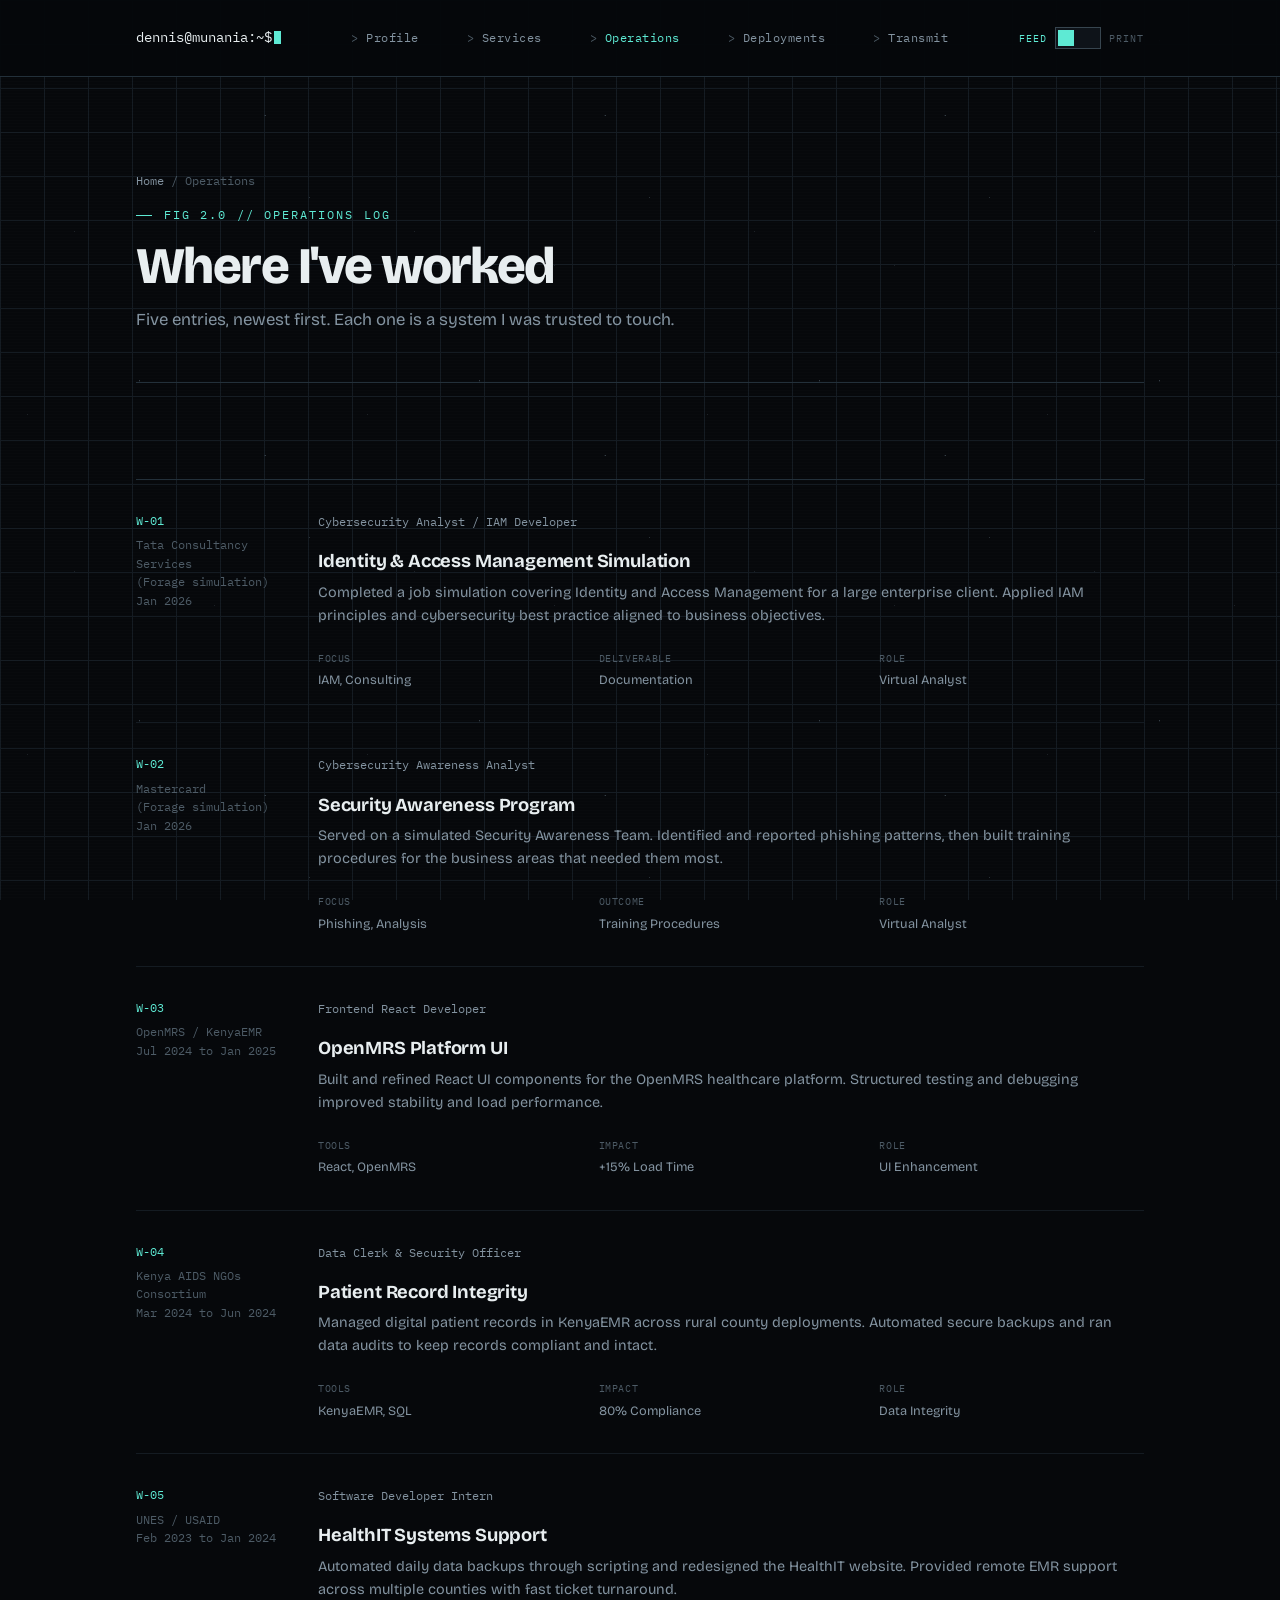
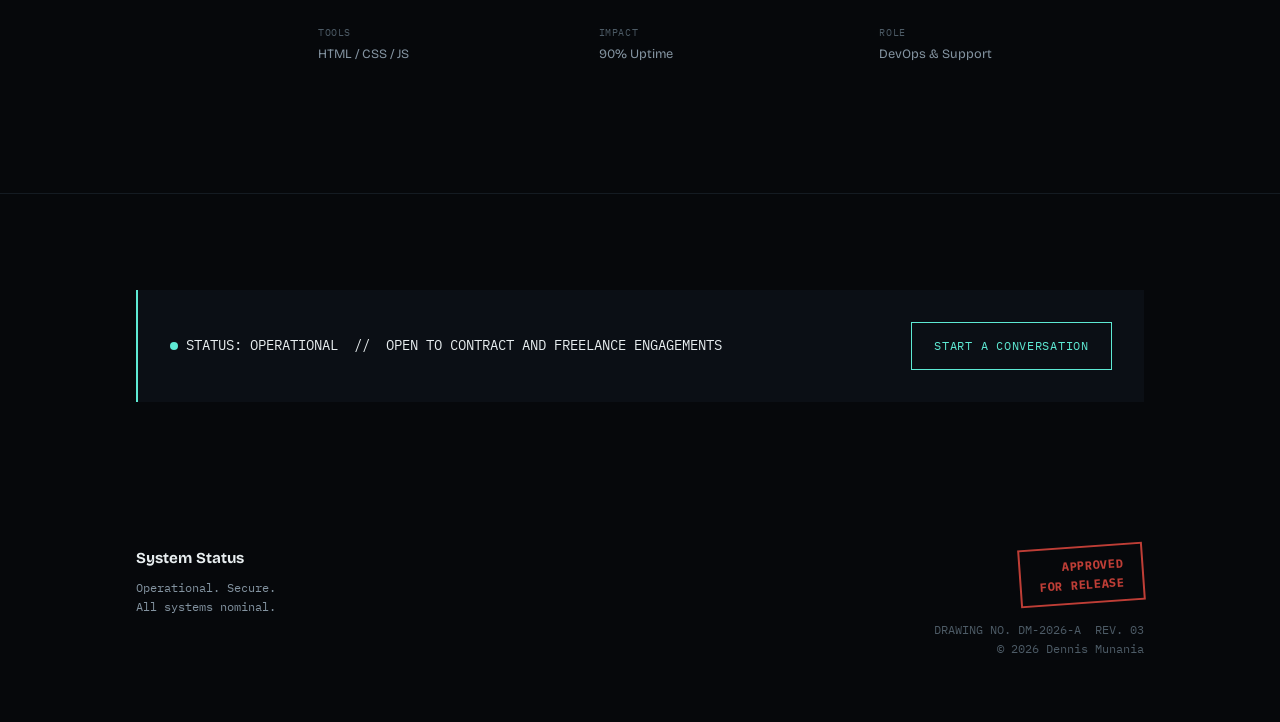
<file: work.html>
<!DOCTYPE html>
<html lang="en" data-theme="dark">
<head>
<meta charset="UTF-8">
<script>(function(){try{var t=localStorage.getItem("dm-theme");if(t)document.documentElement.setAttribute("data-theme",t);}catch(e){}})();</script>
<meta name="viewport" content="width=device-width, initial-scale=1.0">
<title>Operations Log | Dennis Munania</title>
<meta name="description" content="Work history and case notes: Dennis Munania's operations log across security, healthcare IT, and software roles.">
<link rel="preconnect" href="https://fonts.googleapis.com">
<link rel="preconnect" href="https://fonts.gstatic.com" crossorigin>
<link href="https://fonts.googleapis.com/css2?family=Bricolage+Grotesque:opsz,wght@12..96,400;12..96,500;12..96,600;12..96,700;12..96,800&family=IBM+Plex+Mono:wght@400;500;600&display=swap" rel="stylesheet">
<meta name="keywords" content="cybersecurity work experience Kenya, OpenMRS developer, KenyaEMR security officer, IAM analyst, Mastercard cybersecurity simulation, Tata Consultancy Services IAM">
<meta name="robots" content="index, follow, max-image-preview:large">
<meta name="author" content="Dennis Munania">
<meta name="copyright" content="Dennis Munania">
<meta http-equiv="Content-Language" content="en">
<link rel="canonical" href="https://dennis-munania-portfilio.vercel.app/work.html">
<link rel="icon" href="data:,">
<meta name="theme-color" content="#06080b">

<meta name="geo.region" content="KE-13">
<meta name="geo.placename" content="Thika, Kenya">
<meta name="geo.position" content="-1.0396;37.0900">
<meta name="ICBM" content="-1.0396, 37.0900">

<meta property="og:type" content="website">
<meta property="og:url" content="https://dennismunania.com/work.html">
<meta property="og:title" content="Operations Log | Dennis Munania">
<meta property="og:description" content="Work history and case notes: Dennis Munania's operations log across security, healthcare IT, and software roles.">
<meta property="og:image" content="https://dennismunania.com/assets/og-image.jpg">
<meta property="og:image:width" content="1200">
<meta property="og:image:height" content="630">
<meta property="og:site_name" content="Dennis Munania">
<meta property="og:locale" content="en_US">

<meta name="twitter:card" content="summary_large_image">
<meta name="twitter:title" content="Operations Log | Dennis Munania">
<meta name="twitter:description" content="Work history and case notes: Dennis Munania's operations log across security, healthcare IT, and software roles.">
<meta name="twitter:image" content="https://dennismunania.com/assets/og-image.jpg">

<script type="application/ld+json">
{
  "@context": "https://schema.org",
  "@type": "Person",
  "@id": "https://dennismunania.com/#person",
  "name": "Dennis Munania",
  "url": "https://dennismunania.com/",
  "image": "https://dennismunania.com/assets/og-image.jpg",
  "jobTitle": "Cybersecurity Analyst & Full Stack Developer",
  "description": "Cybersecurity analyst and Flutter / full stack developer based in Kenya, offering security assessments, secure app development, and systems administration.",
  "email": "mailto:munaniadeno@gmail.com",
  "telephone": "+254791689129",
  "address": {
    "@type": "PostalAddress",
    "addressLocality": "Thika",
    "addressRegion": "Kiambu County",
    "addressCountry": "KE"
  },
  "sameAs": [
    "https://www.linkedin.com/in/dennis-munania/",
    "https://github.com/munania/"
  ],
  "knowsAbout": [
    "Cybersecurity",
    "Penetration Testing",
    "Vulnerability Assessment",
    "Network Security",
    "Incident Response",
    "SIEM",
    "Wazuh",
    "ISO 27001",
    "Flutter Development",
    "React",
    "Systems Administration"
  ],
  "alumniOf": {
    "@type": "CollegeOrUniversity",
    "name": "Masinde Muliro University of Science and Technology"
  }
}
</script>
<script type="application/ld+json">
{
  "@context": "https://schema.org",
  "@type": "BreadcrumbList",
  "itemListElement": [
    {
      "@type": "ListItem",
      "position": 1,
      "name": "Home",
      "item": "https://dennismunania.com/"
    },
    {
      "@type": "ListItem",
      "position": 2,
      "name": "Operations",
      "item": "https://dennismunania.com/work.html"
    }
  ]
}
</script>
<link rel="stylesheet" href="style.css">
</head>
<body data-page="work">
<div class="scan-layer" aria-hidden="true"></div>

<nav class="nav">
  <div class="wrap">
    <a href="index.html" class="nav-id mono">dennis@munania<span>:~$</span><span class="cursor"></span></a>
    <div class="nav-links">
      <a href="about.html">Profile</a>
      <a href="index.html#services">Services</a>
      <a href="work.html" aria-current="page">Operations</a>
      <a href="projects.html">Deployments</a>
      <a href="contact.html">Transmit</a>
    </div>
    <div class="nav-right">
      <div class="mode-switch">
        <span class="lbl-feed" data-active="true">FEED</span>
        <button type="button" data-theme-toggle aria-pressed="false" aria-label="Toggle between feed and print view"></button>
        <span class="lbl-print">PRINT</span>
      </div>
      <button type="button" class="nav-toggle" data-nav-toggle aria-label="Open menu"><span></span><span></span><span></span></button>
    </div>
  </div>
</nav>

<div class="mobile-panel" data-mobile-panel>
  <a href="about.html">Profile</a>
  <a href="index.html#services">Services</a>
  <a href="work.html">Operations</a>
  <a href="projects.html">Deployments</a>
  <a href="contact.html">Transmit</a>
</div>

<main>

  <div class="wrap">
    <div class="page-head">
      <div class="breadcrumb"><a href="index.html">Home</a> / Operations</div>
      <p class="eyebrow">FIG 2.0 // OPERATIONS LOG</p>
      <h1>Where I've worked</h1>
      <p class="lead">Five entries, newest first. Each one is a system I was trusted to touch.</p>
    </div>
  </div>

  <section>
    <div class="wrap">
      <div class="log">

        <div class="log-entry reveal">
          <div class="log-meta"><span class="id">W-01</span>Tata Consultancy Services<br>(Forage simulation)<br>Jan 2026</div>
          <div class="log-body">
            <span class="log-role">Cybersecurity Analyst / IAM Developer</span>
            <h3>Identity & Access Management Simulation</h3>
            <p style="font-size:0.9rem;">Completed a job simulation covering Identity and Access Management for a large enterprise client. Applied IAM principles and cybersecurity best practice aligned to business objectives.</p>
            <div class="log-specs">
              <div><span class="spec-label">Focus</span>IAM, Consulting</div>
              <div><span class="spec-label">Deliverable</span>Documentation</div>
              <div><span class="spec-label">Role</span>Virtual Analyst</div>
            </div>
          </div>
        </div>

        <div class="log-entry reveal">
          <div class="log-meta"><span class="id">W-02</span>Mastercard<br>(Forage simulation)<br>Jan 2026</div>
          <div class="log-body">
            <span class="log-role">Cybersecurity Awareness Analyst</span>
            <h3>Security Awareness Program</h3>
            <p style="font-size:0.9rem;">Served on a simulated Security Awareness Team. Identified and reported phishing patterns, then built training procedures for the business areas that needed them most.</p>
            <div class="log-specs">
              <div><span class="spec-label">Focus</span>Phishing, Analysis</div>
              <div><span class="spec-label">Outcome</span>Training Procedures</div>
              <div><span class="spec-label">Role</span>Virtual Analyst</div>
            </div>
          </div>
        </div>

        <div class="log-entry reveal">
          <div class="log-meta"><span class="id">W-03</span>OpenMRS / KenyaEMR<br>Jul 2024 to Jan 2025</div>
          <div class="log-body">
            <span class="log-role">Frontend React Developer</span>
            <h3>OpenMRS Platform UI</h3>
            <p style="font-size:0.9rem;">Built and refined React UI components for the OpenMRS healthcare platform. Structured testing and debugging improved stability and load performance.</p>
            <div class="log-specs">
              <div><span class="spec-label">Tools</span>React, OpenMRS</div>
              <div><span class="spec-label">Impact</span>+15% Load Time</div>
              <div><span class="spec-label">Role</span>UI Enhancement</div>
            </div>
          </div>
        </div>

        <div class="log-entry reveal">
          <div class="log-meta"><span class="id">W-04</span>Kenya AIDS NGOs Consortium<br>Mar 2024 to Jun 2024</div>
          <div class="log-body">
            <span class="log-role">Data Clerk & Security Officer</span>
            <h3>Patient Record Integrity</h3>
            <p style="font-size:0.9rem;">Managed digital patient records in KenyaEMR across rural county deployments. Automated secure backups and ran data audits to keep records compliant and intact.</p>
            <div class="log-specs">
              <div><span class="spec-label">Tools</span>KenyaEMR, SQL</div>
              <div><span class="spec-label">Impact</span>80% Compliance</div>
              <div><span class="spec-label">Role</span>Data Integrity</div>
            </div>
          </div>
        </div>

        <div class="log-entry reveal">
          <div class="log-meta"><span class="id">W-05</span>UNES / USAID<br>Feb 2023 to Jan 2024</div>
          <div class="log-body">
            <span class="log-role">Software Developer Intern</span>
            <h3>HealthIT Systems Support</h3>
            <p style="font-size:0.9rem;">Automated daily data backups through scripting and redesigned the HealthIT website. Provided remote EMR support across multiple counties with fast ticket turnaround.</p>
            <div class="log-specs">
              <div><span class="spec-label">Tools</span>HTML / CSS / JS</div>
              <div><span class="spec-label">Impact</span>90% Uptime</div>
              <div><span class="spec-label">Role</span>DevOps & Support</div>
            </div>
          </div>
        </div>

      </div>
    </div>
  </section>

  <section>
    <div class="wrap">
      <div class="status-banner reveal">
        <div class="status-txt mono"><span class="dot"></span>STATUS: OPERATIONAL &nbsp;//&nbsp; OPEN TO CONTRACT AND FREELANCE ENGAGEMENTS</div>
        <a href="contact.html" class="btn btn-primary">Start a Conversation</a>
      </div>
    </div>
  </section>

</main>

<footer>
  <div class="wrap" style="width:100%; display:flex; justify-content:space-between; flex-wrap:wrap; gap:var(--s5);">
    <div class="f-col">
      <p style="font-weight:700; font-family:var(--font-display); font-size:0.95rem; color:var(--ink); margin-bottom:8px;">System Status</p>
      <p>Operational. Secure.<br>All systems nominal.</p>
    </div>
    <div class="f-col" style="text-align:right;">
      <span class="stamp">APPROVED<br>FOR RELEASE</span>
      <p class="rev">DRAWING NO. DM-2026-A &nbsp;REV. 03<br>&copy; <span data-year></span> Dennis Munania</p>
    </div>
  </div>
</footer>

<script src="script.js"></script>
</body>
</html>
</file>
<file: style.css>
/* ==========================================================================
   DENNIS MUNANIA // PORTFOLIO
   Design concept: a page with two readings.
   FEED  = a live monitoring terminal (dark, phosphor teal, scanlines)
   PRINT = a printed intelligence dossier (paper, ink navy, stamp ink)
   Structural language borrows from technical schematics and cockpit HUDs;
   informational devices (log IDs, spec grids, timestamps) mirror the
   subject matter itself: systems under observation.
   ========================================================================== */

/* ---- Tokens: dark / FEED (default) -------------------------------------- */
:root{
  --bg:        #06080b;
  --bg-raised: #0c0f14;
  --bg-panel:  #0e1319;
  --grid-line: #141b22;
  --border:    #23303a;
  --border-strong: #37454f;
  --ink:       #e8eef0;
  --ink-dim:   #8393a0;
  --ink-faint: #4d5b66;
  --signal:    #5eead4;
  --signal-dim: #2f6a63;
  --alert:     #e0483f;
  --alert-dim: #7a2b26;
  --scan-opacity: 0.05;
  --card-bg: rgba(14,19,25,0.72);
  --nav-bg: rgba(6,8,11,0.96);
  --shadow: 0 20px 60px -20px rgba(0,0,0,0.6);

  --font-display: "Bricolage Grotesque", system-ui, sans-serif;
  --font-mono: "IBM Plex Mono", ui-monospace, monospace;

  --container: 1120px;
  --edge: clamp(20px, 5vw, 56px);

  --s1: 4px;  --s2: 8px;  --s3: 12px; --s4: 16px;
  --s5: 24px; --s6: 32px; --s7: 48px; --s8: 64px; --s9: 96px; --s10: 140px;

  --radius: 2px;
  color-scheme: dark;
}

[data-theme="light"]{
  --bg:        #f2ede1;
  --bg-raised: #faf7ef;
  --bg-panel:  #fbf8f1;
  --grid-line: #e5dcc4;
  --border:    #c9bd9c;
  --border-strong: #a89a72;
  --ink:       #1a2230;
  --ink-dim:   #5b5744;
  --ink-faint: #93876a;
  --signal:    #8a4a10;
  --signal-dim: #c99b5f;
  --alert:     #8f2318;
  --alert-dim: #c98d84;
  --scan-opacity: 0;
  --card-bg: rgba(251,248,241,0.82);
  --nav-bg: rgba(242,237,225,0.97);
  --shadow: 0 20px 50px -25px rgba(60,50,20,0.35);
  color-scheme: light;
}

/* ---- Reset ---------------------------------------------------------------*/
*,*::before,*::after{ box-sizing:border-box; margin:0; padding:0; }
html{ scroll-behavior:smooth; }
html, body{ max-width:100%; overflow-x:hidden; }
@media (prefers-reduced-motion: reduce){
  html{ scroll-behavior:auto; }
  *,*::before,*::after{ animation-duration:0.001ms !important; animation-iteration-count:1 !important; transition-duration:0.001ms !important; scroll-behavior:auto !important; }
}

body{
  background-color: var(--bg);
  color: var(--ink);
  font-family: var(--font-display);
  font-size: 16px;
  line-height: 1.6;
  -webkit-font-smoothing: antialiased;
  position: relative;
}
/* pattern lives on a fixed pseudo-element instead of body's own
   background-attachment:fixed, which forces a repaint on every scroll
   frame in most engines (especially mobile Safari). A position:fixed
   element with a static background is cheaply composited once and
   never needs repainting while the page scrolls. */
body::before{
  content:"";
  position:fixed; inset:0; z-index:-1; pointer-events:none;
  background-image:
    radial-gradient(1px 1px at 8% 22%, var(--ink-faint) 0, transparent 60%),
    radial-gradient(1px 1px at 22% 68%, var(--ink-faint) 0, transparent 60%),
    radial-gradient(1.5px 1.5px at 41% 12%, var(--ink-faint) 0, transparent 60%),
    radial-gradient(1px 1px at 63% 78%, var(--ink-faint) 0, transparent 60%),
    radial-gradient(1.5px 1.5px at 78% 34%, var(--ink-faint) 0, transparent 60%),
    radial-gradient(1px 1px at 91% 58%, var(--ink-faint) 0, transparent 60%),
    linear-gradient(var(--grid-line) 1px, transparent 1px),
    linear-gradient(90deg, var(--grid-line) 1px, transparent 1px);
  background-size:
    340px 340px,340px 340px,340px 340px,
    340px 340px,340px 340px,340px 340px,
    44px 44px, 44px 44px;
}
/* PRINT mode: paper grid only, no starfield */
[data-theme="light"] body::before{
  background-image:
    linear-gradient(var(--grid-line) 1px, transparent 1px),
    linear-gradient(90deg, var(--grid-line) 1px, transparent 1px);
  background-size: 44px 44px, 44px 44px;
}

/* faint scanline sweep, FEED mode only. Plain low-opacity overlay,
   no mix-blend-mode: blend modes force the compositor to recompute
   against whatever is now underneath on every scroll frame, which is
   one of the more expensive things you can put on a fixed full-page
   layer. A flat low-alpha overlay reads almost identically. */
.scan-layer{
  position:fixed; inset:0; z-index:2; pointer-events:none;
  background: repeating-linear-gradient(
    to bottom, rgba(255,255,255,0.5) 0px, transparent 1px, transparent 3px
  );
  opacity: var(--scan-opacity);
}

a{ color:inherit; text-decoration:none; }
ul{ list-style:none; }
img,svg{ display:block; max-width:100%; }
button{ font-family:inherit; cursor:pointer; }
input,textarea{ font-family:inherit; }

::selection{ background: var(--signal); color: var(--bg); }

:focus-visible{
  outline: 2px solid var(--signal);
  outline-offset: 3px;
}

/* ---- Type ------------------------------------------------------------- */
.mono{ font-family: var(--font-mono); }
.eyebrow{
  font-family: var(--font-mono);
  font-size: 0.72rem;
  letter-spacing: 0.18em;
  text-transform: uppercase;
  color: var(--signal);
  display:flex; align-items:center; gap: var(--s3);
  margin-bottom: var(--s4);
}
.eyebrow::before{
  content:""; width:16px; height:1px; background: var(--signal);
  display:inline-block;
}
h1,h2,h3,h4{ font-family: var(--font-display); font-weight:700; letter-spacing:-0.01em; color:var(--ink); }
h1{ font-size: clamp(2.6rem, 6.4vw, 5rem); line-height:0.98; font-weight:800; letter-spacing:-0.03em; }
h2{ font-size: clamp(1.7rem, 3.4vw, 2.5rem); line-height:1.08; }
h3{ font-size: 1.15rem; }
p{ color: var(--ink-dim); }
.lead{ font-size: 1.05rem; color: var(--ink-dim); max-width: 54ch; }

/* ---- Layout ------------------------------------------------------------*/
.wrap{ max-width: var(--container); margin:0 auto; padding: 0 var(--edge); }
main{ padding-top: 76px; }
section{ padding: var(--s9) 0; border-bottom: 1px solid var(--grid-line); }
section:last-of-type{ border-bottom:none; }

.section-head{
  display:flex; justify-content:space-between; align-items:flex-end;
  gap: var(--s5);
  margin-bottom: var(--s7);
  padding-bottom: var(--s4);
  border-bottom: 1px solid var(--border);
  flex-wrap:wrap;
}
.section-head .tag{
  font-family: var(--font-mono); font-size:0.72rem; color: var(--ink-faint);
  border:1px solid var(--border); padding: 3px 10px;
}

/* frame: corner-bracket device used on cards, panels and buttons.
   Reads as a HUD target / schematic crop mark. */
.frame{ position:relative; border:1px solid var(--border); }
.frame::before,.frame::after{
  content:""; position:absolute; width:10px; height:10px;
  border: 1px solid var(--signal);
  opacity:0.9; pointer-events:none;
}
.frame::before{ top:-1px; left:-1px; border-right:none; border-bottom:none; }
.frame::after{ bottom:-1px; right:-1px; border-left:none; border-top:none; }

/* ---- Sub-page header (multi-page version) --------------------------------*/
.page-head{ padding: var(--s9) 0 var(--s7); border-bottom:1px solid var(--border); }
.page-head h1{ margin-top:var(--s3); font-size:clamp(2.1rem,4.6vw,3.2rem); }
.page-head .lead{ margin-top:var(--s4); }
.breadcrumb{ font-family:var(--font-mono); font-size:0.72rem; color:var(--ink-faint); margin-bottom:var(--s4); }
.breadcrumb a{ color:var(--ink-dim); }
.breadcrumb a:hover{ color:var(--signal); }

/* ---- Nav ---------------------------------------------------------------*/
.nav{
  position:fixed; top:0; left:0; width:100%; z-index:1000;
  background: var(--nav-bg);
  border-bottom: 1px solid var(--border);
}
.nav .wrap{ height:76px; display:flex; align-items:center; justify-content:space-between; gap:12px; }
.nav-id{ font-family: var(--font-mono); font-size:0.85rem; white-space:nowrap; overflow:hidden; text-overflow:ellipsis; min-width:0; }
.nav-id .cursor{ display:inline-block; width:7px; height:1em; background:var(--signal); margin-left:2px; vertical-align:-2px; animation: blink 1.1s steps(1) infinite; }
@keyframes blink{ 50%{ opacity:0; } }

.nav-links{ display:flex; align-items:center; gap: var(--s7); }
.nav-links a{
  font-family: var(--font-mono); font-size:0.78rem; letter-spacing:0.04em;
  color: var(--ink-dim); position:relative;
}
.nav-links a::before{ content:"> "; color:var(--ink-faint); }
.nav-links a:hover,.nav-links a[aria-current="page"]{ color: var(--signal); }

.nav-right{ display:flex; align-items:center; gap: var(--s5); flex-shrink:0; }

.mode-switch{
  display:flex; align-items:center; gap:8px;
  font-family: var(--font-mono); font-size:0.65rem; letter-spacing:0.1em;
  color: var(--ink-faint);
}
.mode-switch button{
  position:relative; width:46px; height:22px; border:1px solid var(--border-strong);
  background: var(--bg-panel);
}
.mode-switch button::after{
  content:""; position:absolute; top:2px; left:2px; width:16px; height:16px;
  background: var(--signal); transition: transform .25s ease;
}
[data-theme="light"] .mode-switch button::after{ transform: translateX(22px); }
.mode-switch .lbl-feed[data-active="true"],
.mode-switch .lbl-print[data-active="true"]{ color: var(--signal); }

.nav-toggle{
  display:none; flex-direction:column; gap:5px; background:none; border:none; padding:6px;
}
.nav-toggle span{ width:22px; height:1px; background:var(--ink); display:block; }

.mobile-panel{
  display:none;
  position:fixed; top:76px; left:0; width:100%; z-index:999;
  background: var(--bg-raised); border-bottom:1px solid var(--border);
  padding: var(--s5) var(--edge) var(--s7);
  flex-direction:column; gap: var(--s5);
}
.mobile-panel a{ font-family: var(--font-mono); font-size:0.95rem; color:var(--ink-dim); }
.mobile-panel.open{ display:flex; }

/* ---- Buttons -------------------------------------------------------------*/
.btn{
  display:inline-flex; align-items:center; gap:8px;
  font-family: var(--font-mono); font-size:0.78rem; letter-spacing:0.06em; text-transform:uppercase;
  padding: 13px 22px; border:1px solid var(--border-strong); color:var(--ink);
  background:transparent; transition: border-color .2s ease, color .2s ease, background .2s ease;
}
.btn-primary{ border-color: var(--signal); color: var(--signal); }
.btn-primary:hover{ background: var(--signal); color: var(--bg); }
.btn-ghost:hover{ border-color: var(--ink); }
.btn-row{ display:flex; gap: var(--s4); flex-wrap:wrap; margin-top: var(--s6); }

/* ---- Hero ----------------------------------------------------------------*/
.hero{ padding-top: var(--s9); }
.hero-grid{ display:grid; grid-template-columns: 1.15fr 0.85fr; gap: var(--s8); align-items:center; }
.hero-role{
  font-family: var(--font-mono); font-size: 1rem; color: var(--signal);
  margin-top: var(--s4); min-height:1.4em;
}
.hero-role::before{ content:"> "; color: var(--ink-faint); }
.hero-role .type-cursor{ display:inline-block; width:8px; height:1em; background:var(--signal); margin-left:3px; vertical-align:-2px; animation: blink 1s steps(1) infinite; }

.hero-stats{ display:flex; gap: var(--s7); margin-top: var(--s8); flex-wrap:wrap; }
.stat b{ display:block; font-size:1.5rem; font-family: var(--font-display); font-weight:800; }
.stat span{ font-family: var(--font-mono); font-size:0.68rem; color:var(--ink-faint); letter-spacing:0.06em; text-transform:uppercase; }

.orbit-wrap{ position:relative; aspect-ratio:1/1; }
.orbit-wrap svg{ width:100%; height:100%; }
.orbit-ring{ fill:none; stroke:var(--border-strong); stroke-width:1; }
.orbit-ring.dashed{ stroke-dasharray:2 6; }
.orbit-node{ fill: var(--signal); }
.orbit-line{ stroke:var(--signal-dim); stroke-width:1; }
.orbit-core{ fill:none; stroke:var(--signal); stroke-width:1; }
.orbit-cross{ stroke:var(--grid-line); stroke-width:1; }
.orbit-core-dot{ fill:var(--signal); stroke:none; }
.spin-slow{ transform-box: fill-box; transform-origin:50% 50%; animation: spin 40s linear infinite; }
.spin-slow-rev{ transform-box: fill-box; transform-origin:50% 50%; animation: spin 55s linear infinite reverse; }
.spin-mid{ transform-box: fill-box; transform-origin:50% 50%; animation: spin 26s linear infinite; }
@keyframes spin{ to{ transform:rotate(360deg); } }
.pulse{ animation: pulse 3.2s ease-in-out infinite; }
@keyframes pulse{ 0%,100%{ opacity:1;} 50%{ opacity:0.35; } }

/* ---- Marquee ---------------------------------------------------------- */
.marquee{ overflow:hidden; border-top:1px solid var(--border); border-bottom:1px solid var(--border); padding: var(--s5) 0; }
.marquee-track{ display:flex; gap: var(--s7); width:max-content; animation: scroll-x 32s linear infinite; }
@keyframes scroll-x{ from{ transform:translateX(0);} to{ transform:translateX(-50%);} }
.marquee-track span{ font-family: var(--font-mono); font-size:0.78rem; color:var(--ink-faint); letter-spacing:0.08em; white-space:nowrap; }
.marquee-track span em{ color:var(--signal); font-style:normal; margin-right: var(--s7); }

/* ---- Terminal component ------------------------------------------------ */
.terminal{ background: var(--bg-panel); border:1px solid var(--border); }
.term-bar{ display:flex; align-items:center; gap:6px; padding:10px 14px; border-bottom:1px solid var(--border); }
.term-bar i{ width:8px; height:8px; border-radius:50%; background:var(--border-strong); display:block; }
.term-bar span{ margin-left:8px; font-family:var(--font-mono); font-size:0.68rem; color:var(--ink-faint); }
.term-body{ padding: var(--s5); font-family: var(--font-mono); font-size:0.85rem; line-height:1.85; overflow-wrap:anywhere; }
.term-body .cmd{ color: var(--ink-faint); overflow-wrap:anywhere; }
.term-body .cmd::before{ content:"$ "; color: var(--signal); }
.term-body .out{ color: var(--ink); margin-bottom: var(--s4); white-space:pre-wrap; overflow-wrap:anywhere; }

/* ---- Two column / about ------------------------------------------------ */
.split{ display:grid; grid-template-columns: 1fr 1fr; gap: var(--s8); align-items:start; min-width:0; }
.split > *{ min-width:0; }
.split p + p{ margin-top: var(--s4); }

/* ---- Services ------------------------------------------------------------*/
.grid-2{ display:grid; grid-template-columns:repeat(2,1fr); gap: var(--s5); }
.grid-3{ display:grid; grid-template-columns:repeat(3,1fr); gap: var(--s5); }
.card{ padding: var(--s6); background: var(--card-bg); }
.card h3{ margin-bottom: var(--s3); }
.card p{ font-size:0.92rem; margin-bottom: var(--s4); }
.card ul{ display:flex; flex-direction:column; gap:6px; }
.card ul li{ font-family:var(--font-mono); font-size:0.78rem; color:var(--ink-dim); padding-left:14px; position:relative; }
.card ul li::before{ content:"·"; position:absolute; left:0; color:var(--signal); }
.card-id{ font-family:var(--font-mono); font-size:0.68rem; color:var(--signal); letter-spacing:0.08em; display:block; margin-bottom:var(--s3); }

/* ---- Log / timeline ------------------------------------------------------*/
.log{ display:flex; flex-direction:column; }
.log-entry{ display:grid; grid-template-columns:150px 1fr; gap: var(--s6); padding: var(--s6) 0; border-top:1px solid var(--grid-line); }
.log-entry:first-child{ border-top:1px solid var(--border); }
.log-meta{ font-family:var(--font-mono); font-size:0.72rem; color:var(--ink-faint); }
.log-meta .id{ color:var(--signal); display:block; margin-bottom:6px; }
.log-body h3{ margin-bottom:4px; }
.log-role{ font-family:var(--font-mono); font-size:0.75rem; color:var(--ink-dim); margin-bottom:var(--s4); display:block; }
.log-specs{ display:grid; grid-template-columns:repeat(auto-fit,minmax(140px,1fr)); gap: var(--s4); margin-top: var(--s5); }
.log-specs div{ font-size:0.8rem; color:var(--ink-dim); }
.log-specs .spec-label{ display:block; font-family:var(--font-mono); font-size:0.64rem; color:var(--ink-faint); text-transform:uppercase; letter-spacing:0.06em; margin-bottom:3px; }

/* ---- Project cards ------------------------------------------------------ */
.case-card{ padding: var(--s6); background: var(--card-bg); display:flex; flex-direction:column; height:100%; }
.case-icon{ width:34px; height:34px; margin-bottom: var(--s5); color:var(--signal); }
.case-icon svg{ width:100%; height:100%; stroke:var(--signal); fill:none; stroke-width:1.4; }
.case-card p{ font-size:0.9rem; margin: var(--s3) 0 var(--s5); }
.case-tags{ display:flex; flex-wrap:wrap; gap:8px; margin-bottom: var(--s5); }
.case-tags span{ font-family:var(--font-mono); font-size:0.65rem; border:1px solid var(--border); padding:3px 8px; color:var(--ink-dim); }
.case-foot{ margin-top:auto; display:flex; justify-content:space-between; align-items:center; padding-top: var(--s4); border-top:1px solid var(--grid-line); }
.case-foot .impact{ font-family:var(--font-mono); font-size:0.78rem; color:var(--signal); }
.case-foot a{ font-family:var(--font-mono); font-size:0.72rem; color:var(--ink-dim); border-bottom:1px dotted var(--border-strong); }
.case-foot a:hover{ color:var(--signal); }

/* ---- Skills spec boxes --------------------------------------------------- */
.spec-box{ padding: var(--s6); text-align:left; background:var(--card-bg); }
.spec-box .name{ font-size:1rem; font-weight:700; margin-bottom: var(--s3); }
.spec-box .desc{ font-size:0.85rem; }

/* ---- Certifications ------------------------------------------------------ */
.cert-grid{ display:grid; grid-template-columns:repeat(2,1fr); gap: var(--s4); }
.cert-card{ display:flex; justify-content:space-between; align-items:center; padding: var(--s5); background:var(--card-bg); border-left:2px solid var(--signal); }
.cert-title{ font-weight:700; font-size:0.95rem; }
.cert-meta{ font-family:var(--font-mono); font-size:0.7rem; color:var(--ink-faint); text-align:right; }

/* ---- Status banner --------------------------------------------------------*/
.status-banner{ display:flex; justify-content:space-between; align-items:center; gap: var(--s5); padding: var(--s6); background:var(--card-bg); border-left:2px solid var(--signal); flex-wrap:wrap; }
.status-banner .dot{ width:8px; height:8px; background:var(--signal); border-radius:50%; display:inline-block; margin-right:8px; }
.status-banner .status-txt{ font-family:var(--font-mono); font-size:0.85rem; }

/* ---- Contact -------------------------------------------------------------*/
.contact-grid{ display:grid; grid-template-columns: 0.8fr 1.2fr; gap: var(--s8); }
.contact-item{ margin-bottom: var(--s5); }
.contact-item strong{ display:block; font-family:var(--font-mono); font-size:0.68rem; color:var(--ink-faint); text-transform:uppercase; letter-spacing:0.06em; margin-bottom:6px; }
.contact-item a,.contact-item span{ font-size:0.95rem; }
.contact-item a{ border-bottom:1px dotted var(--border-strong); }
.contact-item a:hover{ color:var(--signal); border-color:var(--signal); }
.social-row{ display:flex; gap: var(--s5); margin-top:4px; }

.form-group{ margin-bottom: var(--s5); }
.form-label{ display:block; font-family:var(--font-mono); font-size:0.68rem; color:var(--ink-dim); text-transform:uppercase; letter-spacing:0.06em; margin-bottom:8px; }
.form-input,.form-textarea{
  width:100%; background:transparent; border:1px solid var(--border-strong); border-left:2px solid var(--signal);
  padding:12px 14px; color:var(--ink); font-family:var(--font-mono); font-size:0.9rem; outline:none;
}
.form-textarea{ min-height:120px; resize:vertical; }
.form-input:focus,.form-textarea:focus{ border-color:var(--signal); }
.submit-btn{ background:transparent; color:var(--signal); border:1px solid var(--signal); padding:12px 28px; font-family:var(--font-mono); letter-spacing:0.06em; text-transform:uppercase; margin-top: var(--s2); }
.submit-btn:hover{ background:var(--signal); color:var(--bg); }

/* ---- Footer ----------------------------------------------------------- */
footer{ padding: var(--s7) 0 var(--s8); display:flex; justify-content:space-between; align-items:flex-start; flex-wrap:wrap; gap:var(--s5); }
footer .f-col{ max-width:320px; }
footer .f-col p{ font-family:var(--font-mono); font-size:0.75rem; }
.stamp{ border:2px solid var(--alert); color:var(--alert); padding:8px 18px; font-family:var(--font-mono); font-weight:700; font-size:0.75rem; letter-spacing:0.06em; transform:rotate(-4deg); display:inline-block; opacity:0.85; }
.rev{ margin-top: var(--s4); font-family:var(--font-mono); font-size:0.65rem; color:var(--ink-faint); text-align:right; }

/* ---- Reveal on scroll ----------------------------------------------------*/
.reveal{ opacity:0; transform:translateY(16px); transition:opacity .6s ease, transform .6s ease; }
.reveal.in{ opacity:1; transform:translateY(0); }

/* ---- Responsive ----------------------------------------------------------*/
@media (max-width: 900px){
  .hero-grid{ grid-template-columns:1fr; }
  .orbit-wrap{ max-width:280px; margin:0 auto; }
  .split{ grid-template-columns:1fr; }
  .grid-2,.grid-3{ grid-template-columns:1fr; }
  .contact-grid{ grid-template-columns:1fr; }
  .cert-grid{ grid-template-columns:1fr; }
  .log-entry{ grid-template-columns:1fr; gap: var(--s3); }
}
@media (max-width: 760px){
  .nav-links{ display:none; }
  .nav-toggle{ display:flex; }
}
@media (max-width: 420px){
  .mode-switch .lbl-feed,
  .mode-switch .lbl-print{ display:none; }
  .nav-id{ font-size:0.72rem; }
  .nav .wrap{ padding:0 16px; }
}
@media (max-width: 520px){
  .hero-stats{ gap: var(--s5); }
  footer{ flex-direction:column; }
  .rev{ text-align:left; }
}

/* ---- Portal page transition ---------------------------------------------
   Full-screen iris wipe used when navigating between pages (multi-page
   version). Expands from the click point to cover the outgoing page,
   then the arriving page shrinks the same iris back down to reveal itself. */
.portal-overlay{
  position:fixed; inset:0; z-index:99999;
  background: var(--bg);
  display:flex; align-items:center; justify-content:center;
  clip-path: circle(0% at var(--px,50%) var(--py,50%));
  pointer-events:none;
}
.portal-overlay.animating{
  transition: clip-path 0.38s cubic-bezier(.65,0,.35,1);
}
.portal-overlay.closing{ clip-path: circle(150% at var(--px,50%) var(--py,50%)); }
.portal-overlay svg{ width:200px; height:200px; opacity:0; transition:opacity .25s ease; }
.portal-overlay.closing svg,
.portal-overlay.opening svg{ opacity:0.9; }
.portal-ring{ fill:none; stroke:var(--signal); stroke-width:1.2; }
.portal-ring.r2{ stroke-dasharray:2 6; }
.portal-dot{ fill:var(--signal); }
@media (prefers-reduced-motion: reduce){
  .portal-overlay{ display:none !important; }
}
</file>
